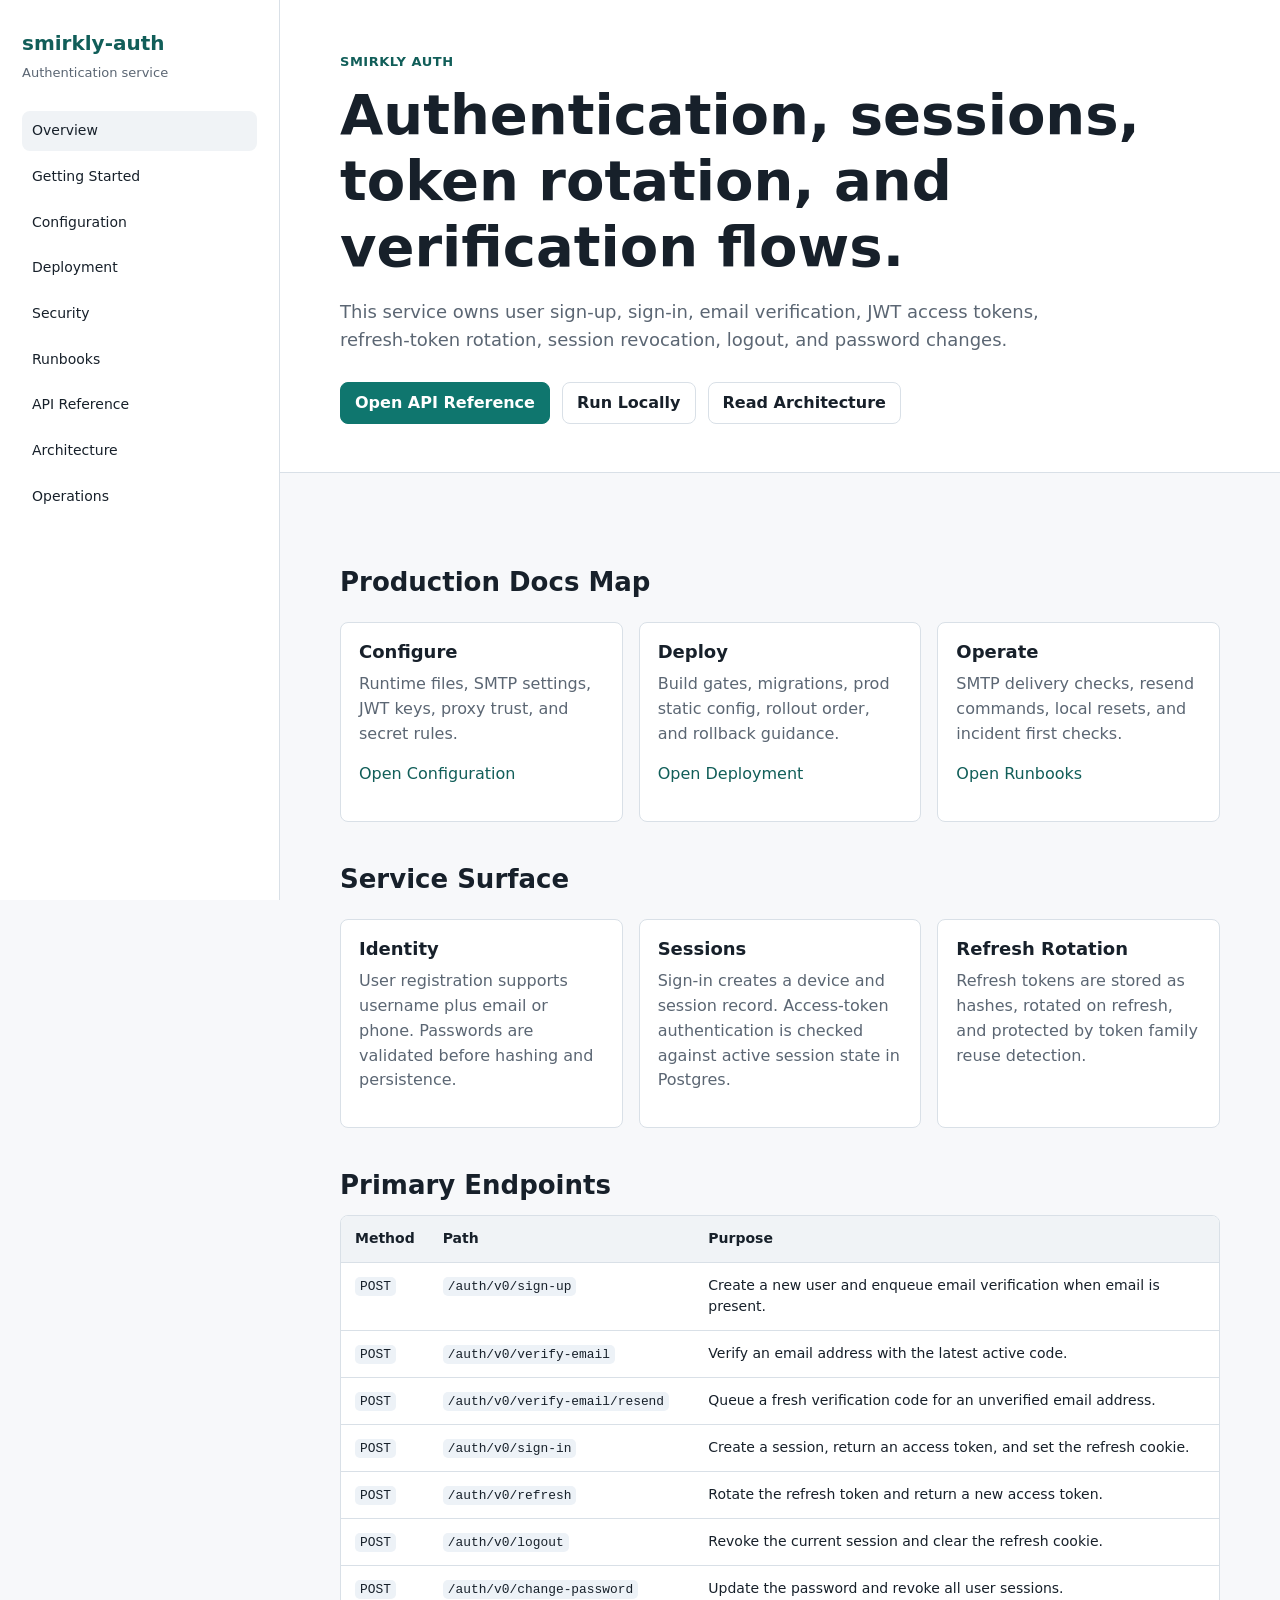
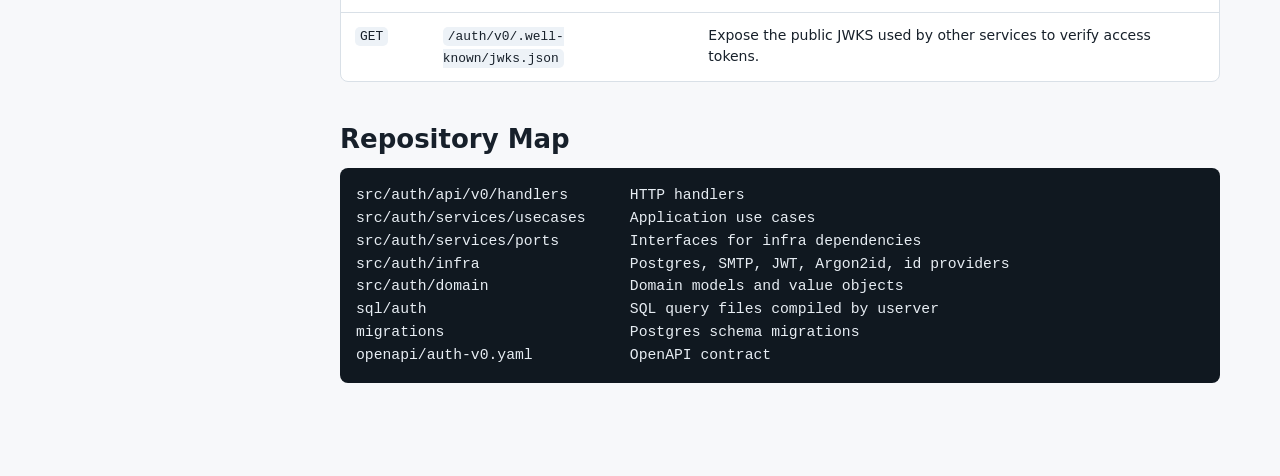
<file: docs/index.html>
<!doctype html>
<html lang="en">
  <head>
    <meta charset="utf-8">
    <meta name="viewport" content="width=device-width, initial-scale=1">
    <title>Smirkly Auth Documentation</title>
    <meta name="description" content="Project documentation for the Smirkly authentication service.">
    <link rel="stylesheet" href="assets/site.css">
  </head>
  <body>
    <div class="shell">
      <aside class="sidebar">
        <a class="brand" href="index.html">
          <span class="brand__name">smirkly-auth</span>
          <span class="brand__meta">Authentication service</span>
        </a>
        <nav class="nav" aria-label="Documentation">
          <a href="index.html" aria-current="page">Overview</a>
          <a href="getting-started.html">Getting Started</a>
          <a href="configuration.html">Configuration</a>
          <a href="deployment.html">Deployment</a>
          <a href="security.html">Security</a>
          <a href="runbooks.html">Runbooks</a>
          <a href="api.html">API Reference</a>
          <a href="architecture.html">Architecture</a>
          <a href="operations.html">Operations</a>
        </nav>
      </aside>

      <main class="main">
        <section class="hero">
          <div class="content">
            <p class="eyebrow">Smirkly Auth</p>
            <h1>Authentication, sessions, token rotation, and verification flows.</h1>
            <p class="lead">
              This service owns user sign-up, sign-in, email verification, JWT access tokens,
              refresh-token rotation, session revocation, logout, and password changes.
            </p>
            <div class="actions">
              <a class="button button--primary" href="api.html">Open API Reference</a>
              <a class="button" href="getting-started.html">Run Locally</a>
              <a class="button" href="architecture.html">Read Architecture</a>
            </div>
          </div>
        </section>

        <div class="content">
          <h2>Production Docs Map</h2>
          <div class="grid">
            <article class="card">
              <h3>Configure</h3>
              <p class="muted">Runtime files, SMTP settings, JWT keys, proxy trust, and secret rules.</p>
              <p><a href="configuration.html">Open Configuration</a></p>
            </article>
            <article class="card">
              <h3>Deploy</h3>
              <p class="muted">Build gates, migrations, prod static config, rollout order, and rollback guidance.</p>
              <p><a href="deployment.html">Open Deployment</a></p>
            </article>
            <article class="card">
              <h3>Operate</h3>
              <p class="muted">SMTP delivery checks, resend commands, local resets, and incident first checks.</p>
              <p><a href="runbooks.html">Open Runbooks</a></p>
            </article>
          </div>

          <h2>Service Surface</h2>
          <div class="grid">
            <article class="card">
              <h3>Identity</h3>
              <p class="muted">
                User registration supports username plus email or phone. Passwords are validated
                before hashing and persistence.
              </p>
            </article>
            <article class="card">
              <h3>Sessions</h3>
              <p class="muted">
                Sign-in creates a device and session record. Access-token authentication is checked
                against active session state in Postgres.
              </p>
            </article>
            <article class="card">
              <h3>Refresh Rotation</h3>
              <p class="muted">
                Refresh tokens are stored as hashes, rotated on refresh, and protected by token
                family reuse detection.
              </p>
            </article>
          </div>

          <h2>Primary Endpoints</h2>
          <div class="table-wrap">
            <table>
              <thead>
                <tr>
                  <th>Method</th>
                  <th>Path</th>
                  <th>Purpose</th>
                </tr>
              </thead>
              <tbody>
                <tr>
                  <td><code>POST</code></td>
                  <td><code>/auth/v0/sign-up</code></td>
                  <td>Create a new user and enqueue email verification when email is present.</td>
                </tr>
                <tr>
                  <td><code>POST</code></td>
                  <td><code>/auth/v0/verify-email</code></td>
                  <td>Verify an email address with the latest active code.</td>
                </tr>
                <tr>
                  <td><code>POST</code></td>
                  <td><code>/auth/v0/verify-email/resend</code></td>
                  <td>Queue a fresh verification code for an unverified email address.</td>
                </tr>
                <tr>
                  <td><code>POST</code></td>
                  <td><code>/auth/v0/sign-in</code></td>
                  <td>Create a session, return an access token, and set the refresh cookie.</td>
                </tr>
                <tr>
                  <td><code>POST</code></td>
                  <td><code>/auth/v0/refresh</code></td>
                  <td>Rotate the refresh token and return a new access token.</td>
                </tr>
                <tr>
                  <td><code>POST</code></td>
                  <td><code>/auth/v0/logout</code></td>
                  <td>Revoke the current session and clear the refresh cookie.</td>
                </tr>
                <tr>
                  <td><code>POST</code></td>
                  <td><code>/auth/v0/change-password</code></td>
                  <td>Update the password and revoke all user sessions.</td>
                </tr>
                <tr>
                  <td><code>GET</code></td>
                  <td><code>/auth/v0/.well-known/jwks.json</code></td>
                  <td>Expose the public JWKS used by other services to verify access tokens.</td>
                </tr>
              </tbody>
            </table>
          </div>

          <h2>Repository Map</h2>
          <pre><code>src/auth/api/v0/handlers       HTTP handlers
src/auth/services/usecases     Application use cases
src/auth/services/ports        Interfaces for infra dependencies
src/auth/infra                 Postgres, SMTP, JWT, Argon2id, id providers
src/auth/domain                Domain models and value objects
sql/auth                       SQL query files compiled by userver
migrations                     Postgres schema migrations
openapi/auth-v0.yaml           OpenAPI contract</code></pre>
        </div>
      </main>
    </div>
  </body>
</html>
</file>
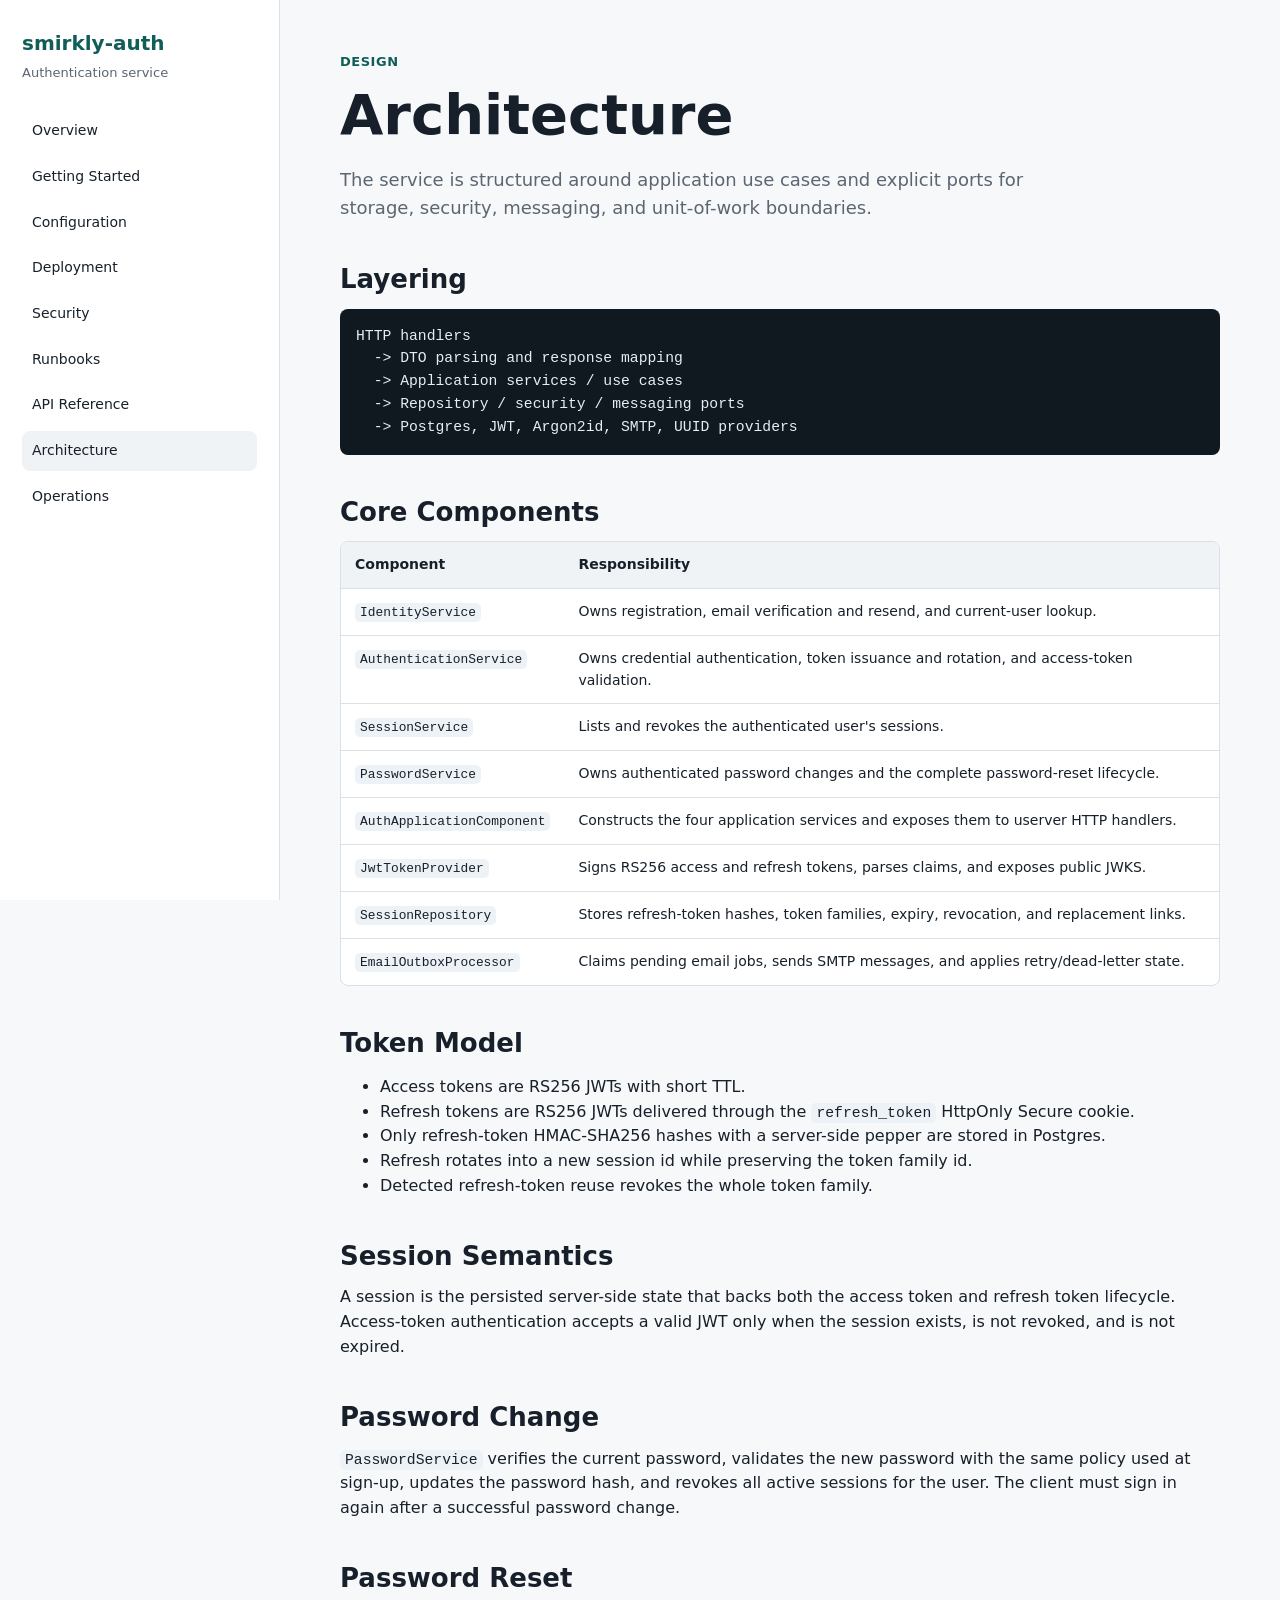
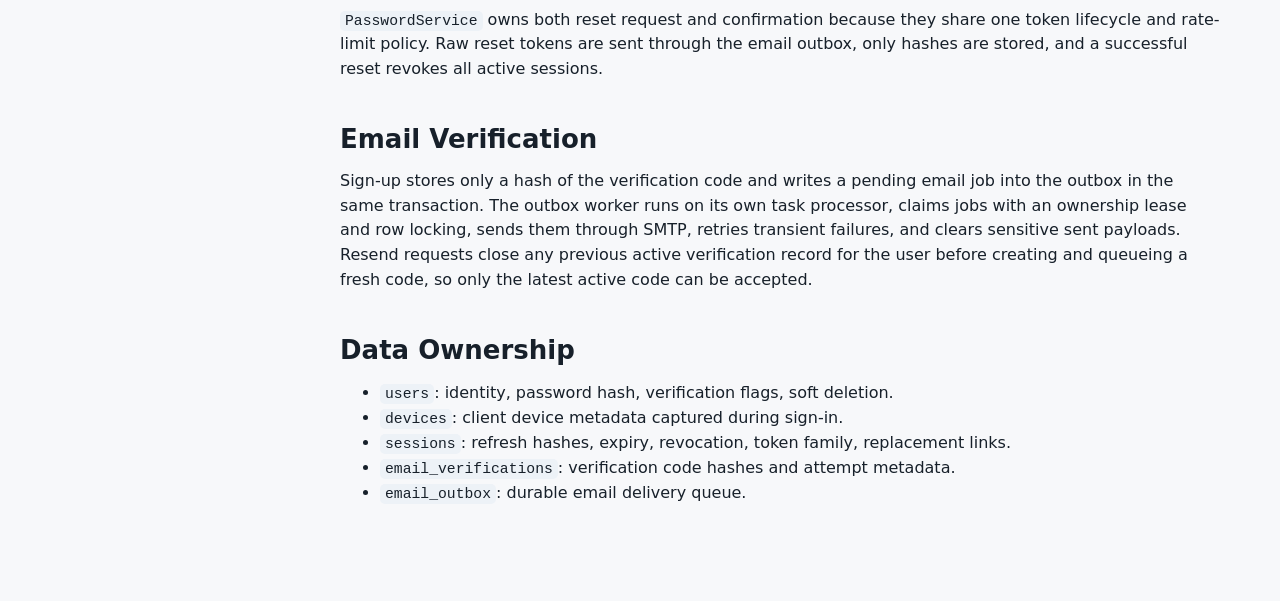
<file: docs/architecture.html>
<!doctype html>
<html lang="en">
  <head>
    <meta charset="utf-8">
    <meta name="viewport" content="width=device-width, initial-scale=1">
    <title>Architecture | Smirkly Auth</title>
    <meta name="description" content="Architecture notes for the Smirkly authentication service.">
    <link rel="stylesheet" href="assets/site.css">
  </head>
  <body>
    <div class="shell">
      <aside class="sidebar">
        <a class="brand" href="index.html">
          <span class="brand__name">smirkly-auth</span>
          <span class="brand__meta">Authentication service</span>
        </a>
        <nav class="nav" aria-label="Documentation">
          <a href="index.html">Overview</a>
          <a href="getting-started.html">Getting Started</a>
          <a href="configuration.html">Configuration</a>
          <a href="deployment.html">Deployment</a>
          <a href="security.html">Security</a>
          <a href="runbooks.html">Runbooks</a>
          <a href="api.html">API Reference</a>
          <a href="architecture.html" aria-current="page">Architecture</a>
          <a href="operations.html">Operations</a>
        </nav>
      </aside>

      <main class="main">
        <div class="content">
          <p class="eyebrow">Design</p>
          <h1>Architecture</h1>
          <p class="lead">
            The service is structured around application use cases and explicit ports for storage,
            security, messaging, and unit-of-work boundaries.
          </p>

          <h2>Layering</h2>
          <pre><code>HTTP handlers
  -> DTO parsing and response mapping
  -> Application services / use cases
  -> Repository / security / messaging ports
  -> Postgres, JWT, Argon2id, SMTP, UUID providers</code></pre>

          <h2>Core Components</h2>
          <div class="table-wrap">
            <table>
              <thead>
                <tr>
                  <th>Component</th>
                  <th>Responsibility</th>
                </tr>
              </thead>
              <tbody>
                <tr>
                  <td><code>IdentityService</code></td>
                  <td>Owns registration, email verification and resend, and current-user lookup.</td>
                </tr>
                <tr>
                  <td><code>AuthenticationService</code></td>
                  <td>Owns credential authentication, token issuance and rotation, and access-token validation.</td>
                </tr>
                <tr>
                  <td><code>SessionService</code></td>
                  <td>Lists and revokes the authenticated user's sessions.</td>
                </tr>
                <tr>
                  <td><code>PasswordService</code></td>
                  <td>Owns authenticated password changes and the complete password-reset lifecycle.</td>
                </tr>
                <tr>
                  <td><code>AuthApplicationComponent</code></td>
                  <td>Constructs the four application services and exposes them to userver HTTP handlers.</td>
                </tr>
                <tr>
                  <td><code>JwtTokenProvider</code></td>
                  <td>Signs RS256 access and refresh tokens, parses claims, and exposes public JWKS.</td>
                </tr>
                <tr>
                  <td><code>SessionRepository</code></td>
                  <td>Stores refresh-token hashes, token families, expiry, revocation, and replacement links.</td>
                </tr>
                <tr>
                  <td><code>EmailOutboxProcessor</code></td>
                  <td>Claims pending email jobs, sends SMTP messages, and applies retry/dead-letter state.</td>
                </tr>
              </tbody>
            </table>
          </div>

          <h2>Token Model</h2>
          <ul>
            <li>Access tokens are RS256 JWTs with short TTL.</li>
            <li>Refresh tokens are RS256 JWTs delivered through the <code>refresh_token</code> HttpOnly Secure cookie.</li>
            <li>Only refresh-token HMAC-SHA256 hashes with a server-side pepper are stored in Postgres.</li>
            <li>Refresh rotates into a new session id while preserving the token family id.</li>
            <li>Detected refresh-token reuse revokes the whole token family.</li>
          </ul>

          <h2>Session Semantics</h2>
          <p>
            A session is the persisted server-side state that backs both the access token and refresh
            token lifecycle. Access-token authentication accepts a valid JWT only when the session
            exists, is not revoked, and is not expired.
          </p>

          <h2>Password Change</h2>
          <p>
            <code>PasswordService</code> verifies the current password, validates the new password with the same
            policy used at sign-up, updates the password hash, and revokes all active sessions for the
            user. The client must sign in again after a successful password change.
          </p>

          <h2>Password Reset</h2>
          <p>
            <code>PasswordService</code> owns both reset request and confirmation because they
            share one token lifecycle and rate-limit policy. Raw reset tokens are sent through the
            email outbox, only hashes are stored, and a successful reset revokes all active sessions.
          </p>

          <h2>Email Verification</h2>
          <p>
            Sign-up stores only a hash of the verification code and writes a pending email job into
            the outbox in the same transaction. The outbox worker runs on its own task processor,
            claims jobs with an ownership lease and row locking, sends them through SMTP, retries transient failures, and
            clears sensitive sent payloads. Resend requests close any previous active verification
            record for the user before creating and queueing a fresh code, so only the latest active
            code can be accepted.
          </p>

          <h2>Data Ownership</h2>
          <ul>
            <li><code>users</code>: identity, password hash, verification flags, soft deletion.</li>
            <li><code>devices</code>: client device metadata captured during sign-in.</li>
            <li><code>sessions</code>: refresh hashes, expiry, revocation, token family, replacement links.</li>
            <li><code>email_verifications</code>: verification code hashes and attempt metadata.</li>
            <li><code>email_outbox</code>: durable email delivery queue.</li>
          </ul>
        </div>
      </main>
    </div>
  </body>
</html>
</file>
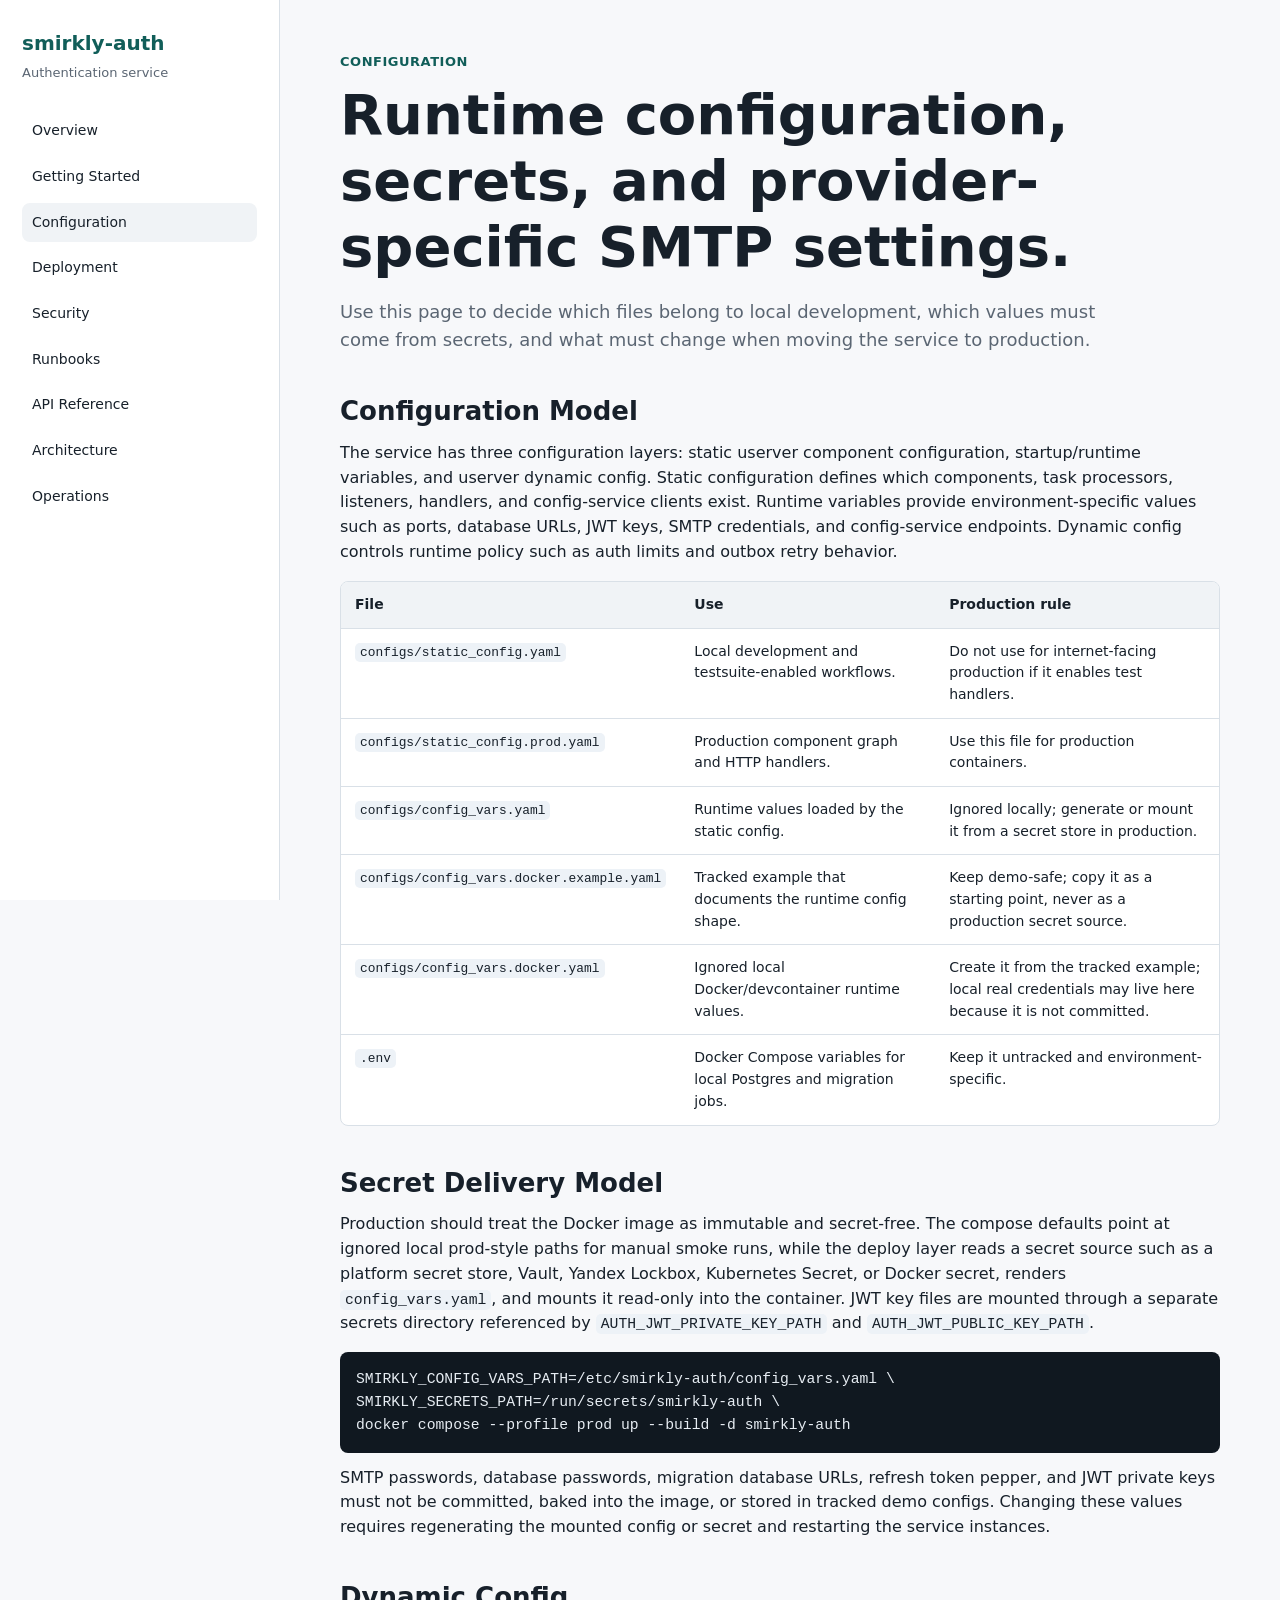
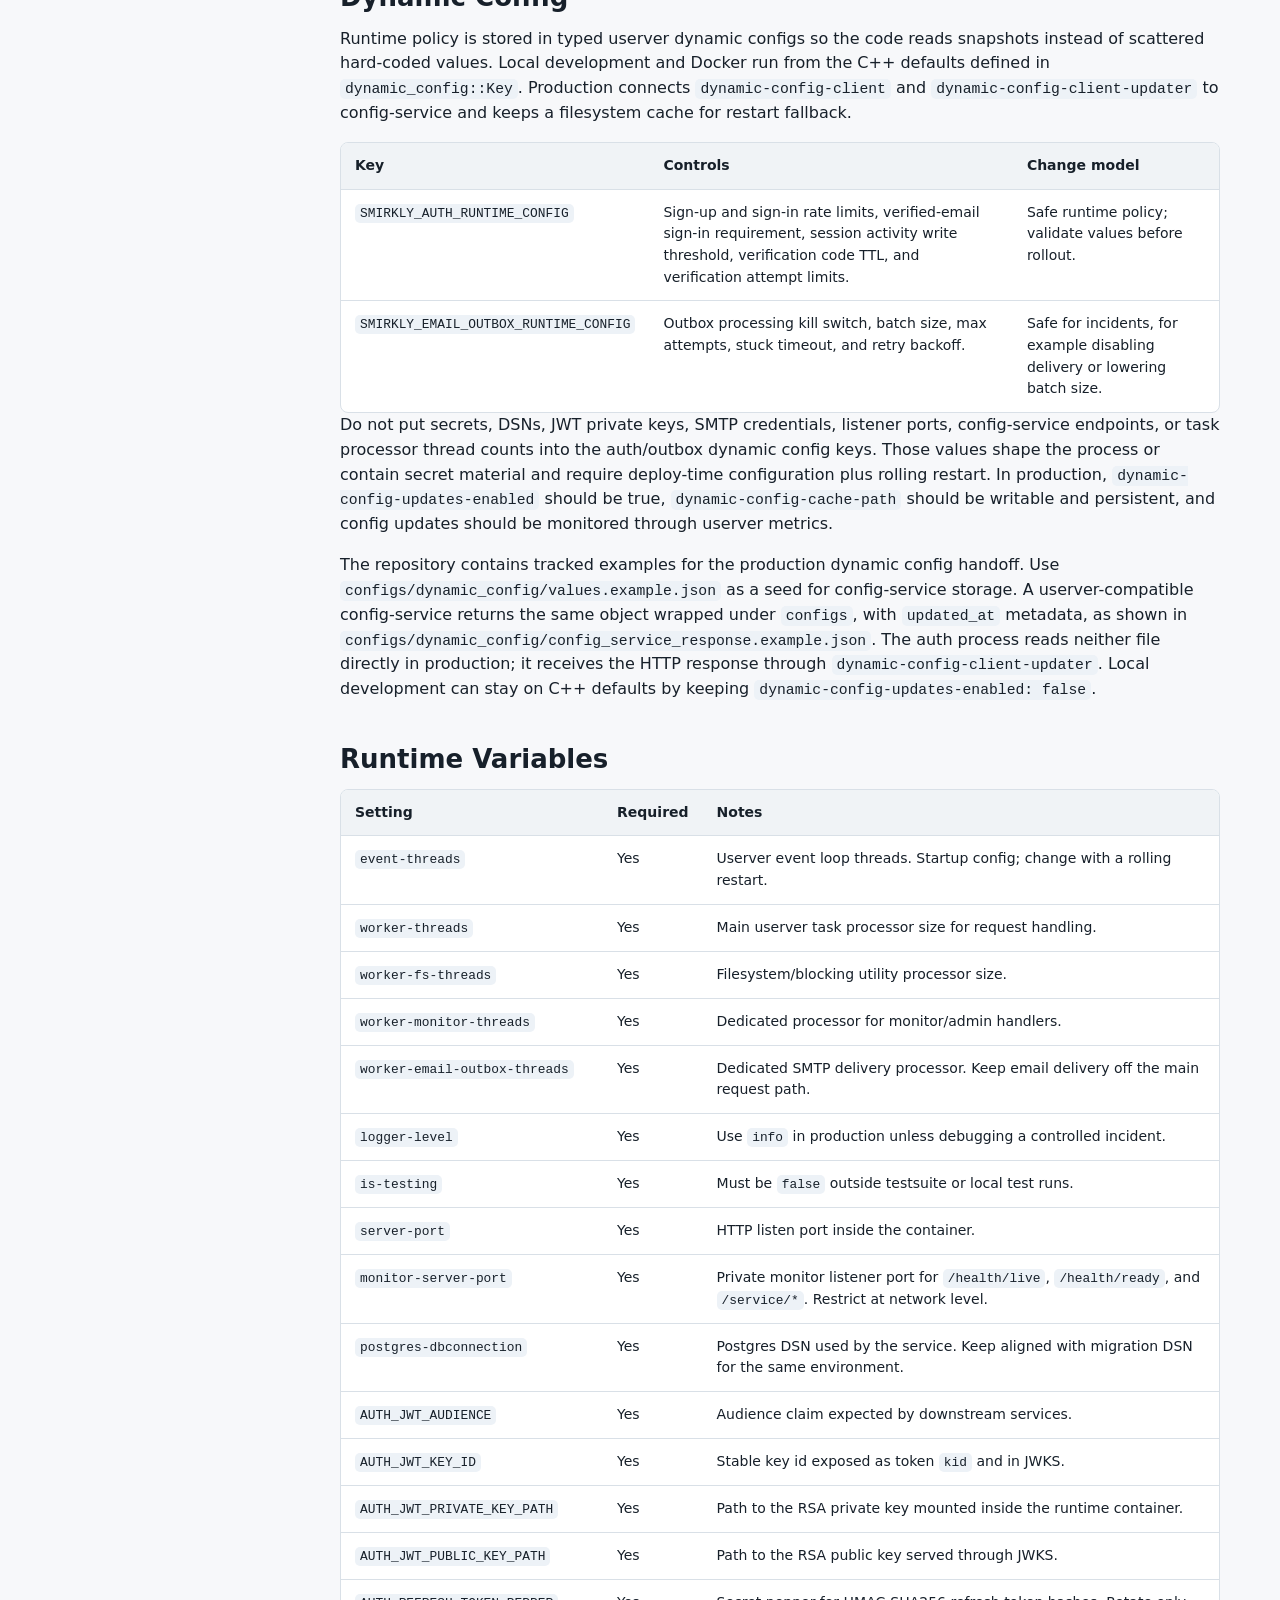
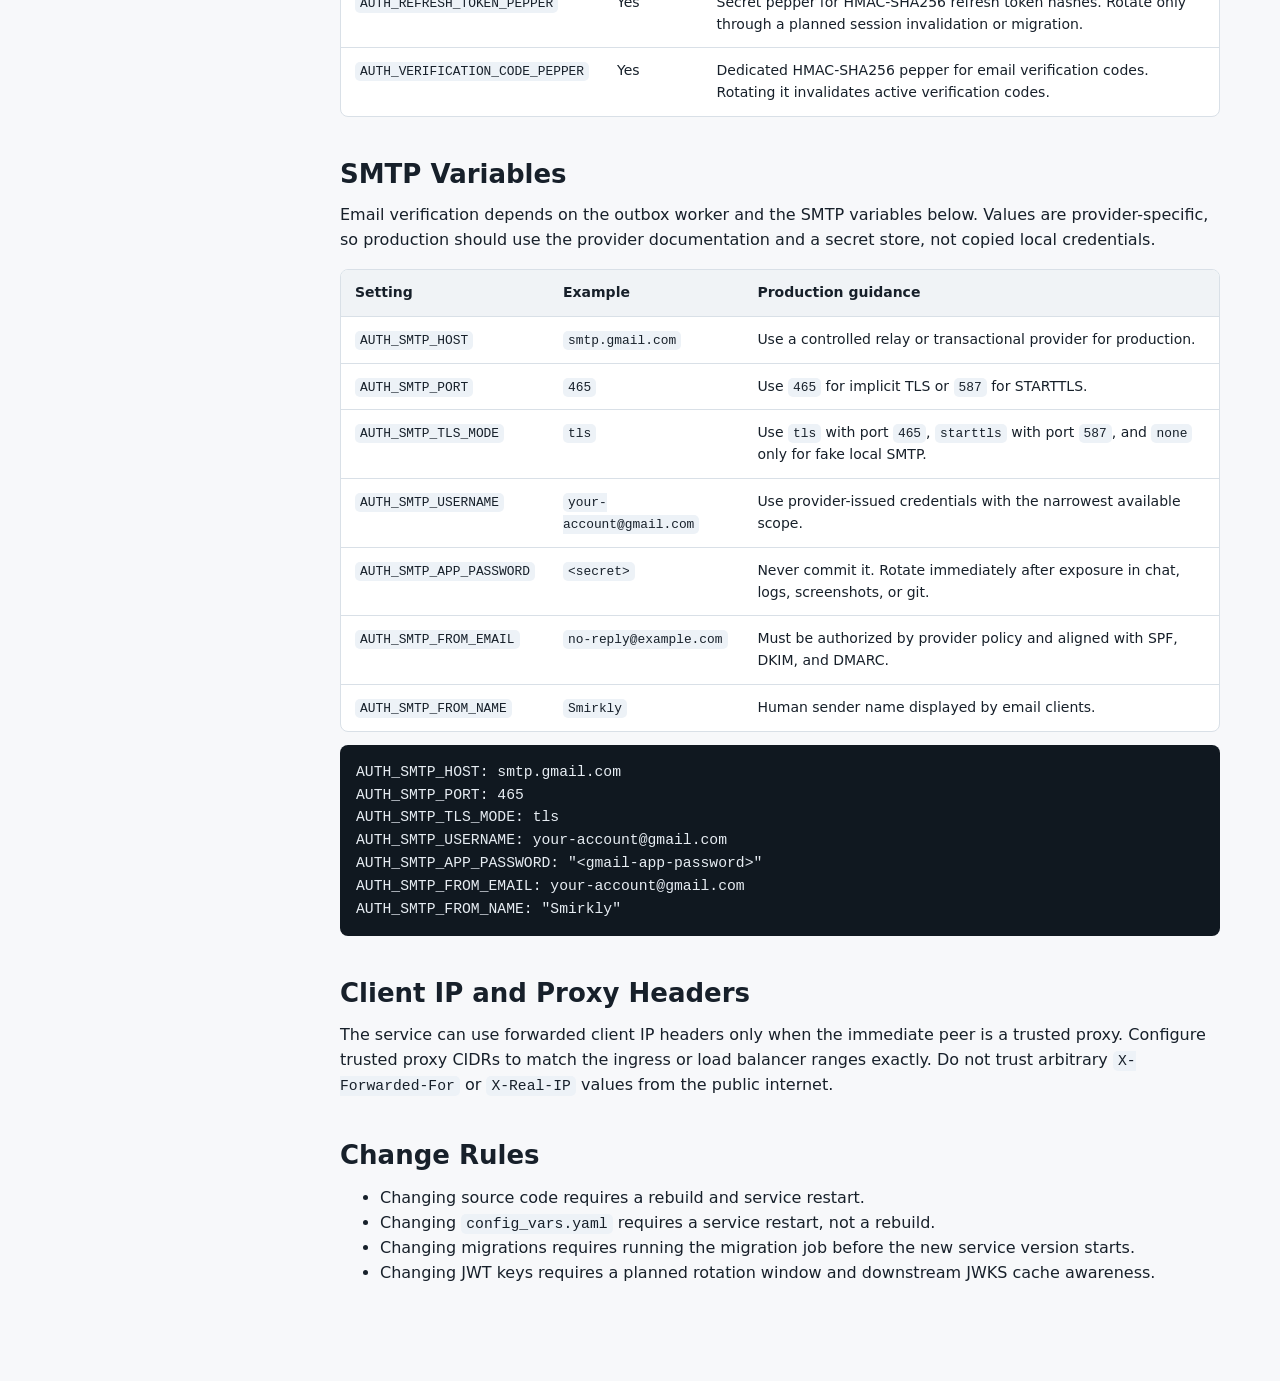
<file: docs/configuration.html>
<!doctype html>
<html lang="en">
  <head>
    <meta charset="utf-8">
    <meta name="viewport" content="width=device-width, initial-scale=1">
    <title>Configuration | Smirkly Auth</title>
    <meta name="description" content="Production runtime configuration reference for smirkly-auth.">
    <link rel="stylesheet" href="assets/site.css">
  </head>
  <body>
    <div class="shell">
      <aside class="sidebar">
        <a class="brand" href="index.html">
          <span class="brand__name">smirkly-auth</span>
          <span class="brand__meta">Authentication service</span>
        </a>
        <nav class="nav" aria-label="Documentation">
          <a href="index.html">Overview</a>
          <a href="getting-started.html">Getting Started</a>
          <a href="configuration.html" aria-current="page">Configuration</a>
          <a href="deployment.html">Deployment</a>
          <a href="security.html">Security</a>
          <a href="runbooks.html">Runbooks</a>
          <a href="api.html">API Reference</a>
          <a href="architecture.html">Architecture</a>
          <a href="operations.html">Operations</a>
        </nav>
      </aside>

      <main class="main">
        <div class="content">
          <p class="eyebrow">Configuration</p>
          <h1>Runtime configuration, secrets, and provider-specific SMTP settings.</h1>
          <p class="lead">
            Use this page to decide which files belong to local development, which values must come from secrets, and what must change when moving the service to production.
          </p>

          <h2>Configuration Model</h2>
          <p>
            The service has three configuration layers: static userver component configuration, startup/runtime
            variables, and userver dynamic config. Static configuration defines which components,
            task processors, listeners, handlers, and config-service clients exist. Runtime variables provide environment-specific values
            such as ports, database URLs, JWT keys, SMTP credentials, and config-service endpoints. Dynamic config controls runtime policy
            such as auth limits and outbox retry behavior.
          </p>
          <div class="table-wrap">
            <table>
              <thead>
                <tr>
                  <th>File</th>
                  <th>Use</th>
                  <th>Production rule</th>
                </tr>
              </thead>
              <tbody>
                <tr>
                  <td><code>configs/static_config.yaml</code></td>
                  <td>Local development and testsuite-enabled workflows.</td>
                  <td>Do not use for internet-facing production if it enables test handlers.</td>
                </tr>
                <tr>
                  <td><code>configs/static_config.prod.yaml</code></td>
                  <td>Production component graph and HTTP handlers.</td>
                  <td>Use this file for production containers.</td>
                </tr>
                <tr>
                  <td><code>configs/config_vars.yaml</code></td>
                  <td>Runtime values loaded by the static config.</td>
                  <td>Ignored locally; generate or mount it from a secret store in production.</td>
                </tr>
                <tr>
                  <td><code>configs/config_vars.docker.example.yaml</code></td>
                  <td>Tracked example that documents the runtime config shape.</td>
                  <td>Keep demo-safe; copy it as a starting point, never as a production secret source.</td>
                </tr>
                <tr>
                  <td><code>configs/config_vars.docker.yaml</code></td>
                  <td>Ignored local Docker/devcontainer runtime values.</td>
                  <td>Create it from the tracked example; local real credentials may live here because it is not committed.</td>
                </tr>
                <tr>
                  <td><code>.env</code></td>
                  <td>Docker Compose variables for local Postgres and migration jobs.</td>
                  <td>Keep it untracked and environment-specific.</td>
                </tr>
              </tbody>
            </table>
          </div>

          <h2>Secret Delivery Model</h2>
          <p>
            Production should treat the Docker image as immutable and secret-free. The compose defaults point at ignored local prod-style paths for manual smoke runs, while the deploy layer reads a secret source
            such as a platform secret store, Vault, Yandex Lockbox, Kubernetes Secret, or Docker secret, renders
            <code>config_vars.yaml</code>, and mounts it read-only into the container. JWT key files are mounted through
            a separate secrets directory referenced by <code>AUTH_JWT_PRIVATE_KEY_PATH</code> and
            <code>AUTH_JWT_PUBLIC_KEY_PATH</code>.
          </p>
          <pre><code>SMIRKLY_CONFIG_VARS_PATH=/etc/smirkly-auth/config_vars.yaml \
SMIRKLY_SECRETS_PATH=/run/secrets/smirkly-auth \
docker compose --profile prod up --build -d smirkly-auth</code></pre>
          <p>
            SMTP passwords, database passwords, migration database URLs, refresh token pepper, and JWT private keys must not be committed, baked into the image,
            or stored in tracked demo configs. Changing these values requires regenerating the mounted config or secret
            and restarting the service instances.
          </p>


          <h2>Dynamic Config</h2>
          <p>
            Runtime policy is stored in typed userver dynamic configs so the code reads snapshots instead of
            scattered hard-coded values. Local development and Docker run from the C++ defaults defined in
            <code>dynamic_config::Key</code>. Production connects <code>dynamic-config-client</code> and
            <code>dynamic-config-client-updater</code> to config-service and keeps a filesystem cache for restart fallback.
          </p>
          <div class="table-wrap">
            <table>
              <thead>
                <tr>
                  <th>Key</th>
                  <th>Controls</th>
                  <th>Change model</th>
                </tr>
              </thead>
              <tbody>
                <tr>
                  <td><code>SMIRKLY_AUTH_RUNTIME_CONFIG</code></td>
                  <td>Sign-up and sign-in rate limits, verified-email sign-in requirement, session activity write threshold, verification code TTL, and verification attempt limits.</td>
                  <td>Safe runtime policy; validate values before rollout.</td>
                </tr>
                <tr>
                  <td><code>SMIRKLY_EMAIL_OUTBOX_RUNTIME_CONFIG</code></td>
                  <td>Outbox processing kill switch, batch size, max attempts, stuck timeout, and retry backoff.</td>
                  <td>Safe for incidents, for example disabling delivery or lowering batch size.</td>
                </tr>
              </tbody>
            </table>
          </div>
          <p>
            Do not put secrets, DSNs, JWT private keys, SMTP credentials, listener ports, config-service endpoints, or task processor thread
            counts into the auth/outbox dynamic config keys. Those values shape the process or contain secret material and require deploy-time
            configuration plus rolling restart. In production, <code>dynamic-config-updates-enabled</code> should be true,
            <code>dynamic-config-cache-path</code> should be writable and persistent, and config updates should be monitored through userver metrics.
          </p>
          <p>
            The repository contains tracked examples for the production dynamic config handoff. Use
            <code>configs/dynamic_config/values.example.json</code> as a seed for config-service storage. A userver-compatible
            config-service returns the same object wrapped under <code>configs</code>, with <code>updated_at</code> metadata, as shown in
            <code>configs/dynamic_config/config_service_response.example.json</code>. The auth process reads neither file directly in
            production; it receives the HTTP response through <code>dynamic-config-client-updater</code>. Local development can stay on
            C++ defaults by keeping <code>dynamic-config-updates-enabled: false</code>.
          </p>

          <h2>Runtime Variables</h2>
          <div class="table-wrap">
            <table>
              <thead>
                <tr>
                  <th>Setting</th>
                  <th>Required</th>
                  <th>Notes</th>
                </tr>
              </thead>
              <tbody>

                <tr>
                  <td><code>event-threads</code></td>
                  <td>Yes</td>
                  <td>Userver event loop threads. Startup config; change with a rolling restart.</td>
                </tr>
                <tr>
                  <td><code>worker-threads</code></td>
                  <td>Yes</td>
                  <td>Main userver task processor size for request handling.</td>
                </tr>
                <tr>
                  <td><code>worker-fs-threads</code></td>
                  <td>Yes</td>
                  <td>Filesystem/blocking utility processor size.</td>
                </tr>
                <tr>
                  <td><code>worker-monitor-threads</code></td>
                  <td>Yes</td>
                  <td>Dedicated processor for monitor/admin handlers.</td>
                </tr>
                <tr>
                  <td><code>worker-email-outbox-threads</code></td>
                  <td>Yes</td>
                  <td>Dedicated SMTP delivery processor. Keep email delivery off the main request path.</td>
                </tr>
                <tr>
                  <td><code>logger-level</code></td>
                  <td>Yes</td>
                  <td>Use <code>info</code> in production unless debugging a controlled incident.</td>
                </tr>
                <tr>
                  <td><code>is-testing</code></td>
                  <td>Yes</td>
                  <td>Must be <code>false</code> outside testsuite or local test runs.</td>
                </tr>
                <tr>
                  <td><code>server-port</code></td>
                  <td>Yes</td>
                  <td>HTTP listen port inside the container.</td>
                </tr>
                <tr>
                  <td><code>monitor-server-port</code></td>
                  <td>Yes</td>
                  <td>Private monitor listener port for <code>/health/live</code>, <code>/health/ready</code>, and <code>/service/*</code>. Restrict at network level.</td>
                </tr>
                <tr>
                  <td><code>postgres-dbconnection</code></td>
                  <td>Yes</td>
                  <td>Postgres DSN used by the service. Keep aligned with migration DSN for the same environment.</td>
                </tr>
                <tr>
                  <td><code>AUTH_JWT_AUDIENCE</code></td>
                  <td>Yes</td>
                  <td>Audience claim expected by downstream services.</td>
                </tr>
                <tr>
                  <td><code>AUTH_JWT_KEY_ID</code></td>
                  <td>Yes</td>
                  <td>Stable key id exposed as token <code>kid</code> and in JWKS.</td>
                </tr>
                <tr>
                  <td><code>AUTH_JWT_PRIVATE_KEY_PATH</code></td>
                  <td>Yes</td>
                  <td>Path to the RSA private key mounted inside the runtime container.</td>
                </tr>
                <tr>
                  <td><code>AUTH_JWT_PUBLIC_KEY_PATH</code></td>
                  <td>Yes</td>
                  <td>Path to the RSA public key served through JWKS.</td>
                </tr>
                <tr>
                  <td><code>AUTH_REFRESH_TOKEN_PEPPER</code></td>
                  <td>Yes</td>
                  <td>Secret pepper for HMAC-SHA256 refresh token hashes. Rotate only through a planned session invalidation or migration.</td>
                </tr>
                <tr>
                  <td><code>AUTH_VERIFICATION_CODE_PEPPER</code></td>
                  <td>Yes</td>
                  <td>Dedicated HMAC-SHA256 pepper for email verification codes. Rotating it invalidates active verification codes.</td>
                </tr>
              </tbody>
            </table>
          </div>

          <h2>SMTP Variables</h2>
          <p>
            Email verification depends on the outbox worker and the SMTP variables below. Values are provider-specific,
            so production should use the provider documentation and a secret store, not copied local credentials.
          </p>
          <div class="table-wrap">
            <table>
              <thead>
                <tr>
                  <th>Setting</th>
                  <th>Example</th>
                  <th>Production guidance</th>
                </tr>
              </thead>
              <tbody>
                <tr>
                  <td><code>AUTH_SMTP_HOST</code></td>
                  <td><code>smtp.gmail.com</code></td>
                  <td>Use a controlled relay or transactional provider for production.</td>
                </tr>
                <tr>
                  <td><code>AUTH_SMTP_PORT</code></td>
                  <td><code>465</code></td>
                  <td>Use <code>465</code> for implicit TLS or <code>587</code> for STARTTLS.</td>
                </tr>
                <tr>
                  <td><code>AUTH_SMTP_TLS_MODE</code></td>
                  <td><code>tls</code></td>
                  <td>Use <code>tls</code> with port <code>465</code>, <code>starttls</code> with port <code>587</code>, and <code>none</code> only for fake local SMTP.</td>
                </tr>
                <tr>
                  <td><code>AUTH_SMTP_USERNAME</code></td>
                  <td><code>your-account@gmail.com</code></td>
                  <td>Use provider-issued credentials with the narrowest available scope.</td>
                </tr>
                <tr>
                  <td><code>AUTH_SMTP_APP_PASSWORD</code></td>
                  <td><code>&lt;secret&gt;</code></td>
                  <td>Never commit it. Rotate immediately after exposure in chat, logs, screenshots, or git.</td>
                </tr>
                <tr>
                  <td><code>AUTH_SMTP_FROM_EMAIL</code></td>
                  <td><code>no-reply@example.com</code></td>
                  <td>Must be authorized by provider policy and aligned with SPF, DKIM, and DMARC.</td>
                </tr>
                <tr>
                  <td><code>AUTH_SMTP_FROM_NAME</code></td>
                  <td><code>Smirkly</code></td>
                  <td>Human sender name displayed by email clients.</td>
                </tr>
              </tbody>
            </table>
          </div>
          <pre><code>AUTH_SMTP_HOST: smtp.gmail.com
AUTH_SMTP_PORT: 465
AUTH_SMTP_TLS_MODE: tls
AUTH_SMTP_USERNAME: your-account@gmail.com
AUTH_SMTP_APP_PASSWORD: "&lt;gmail-app-password&gt;"
AUTH_SMTP_FROM_EMAIL: your-account@gmail.com
AUTH_SMTP_FROM_NAME: "Smirkly"</code></pre>

          <h2>Client IP and Proxy Headers</h2>
          <p>
            The service can use forwarded client IP headers only when the immediate peer is a trusted proxy.
            Configure trusted proxy CIDRs to match the ingress or load balancer ranges exactly. Do not trust
            arbitrary <code>X-Forwarded-For</code> or <code>X-Real-IP</code> values from the public internet.
          </p>

          <h2>Change Rules</h2>
          <ul>
            <li>Changing source code requires a rebuild and service restart.</li>
            <li>Changing <code>config_vars.yaml</code> requires a service restart, not a rebuild.</li>
            <li>Changing migrations requires running the migration job before the new service version starts.</li>
            <li>Changing JWT keys requires a planned rotation window and downstream JWKS cache awareness.</li>
          </ul>

        </div>
      </main>
    </div>
  </body>
</html>
</file>
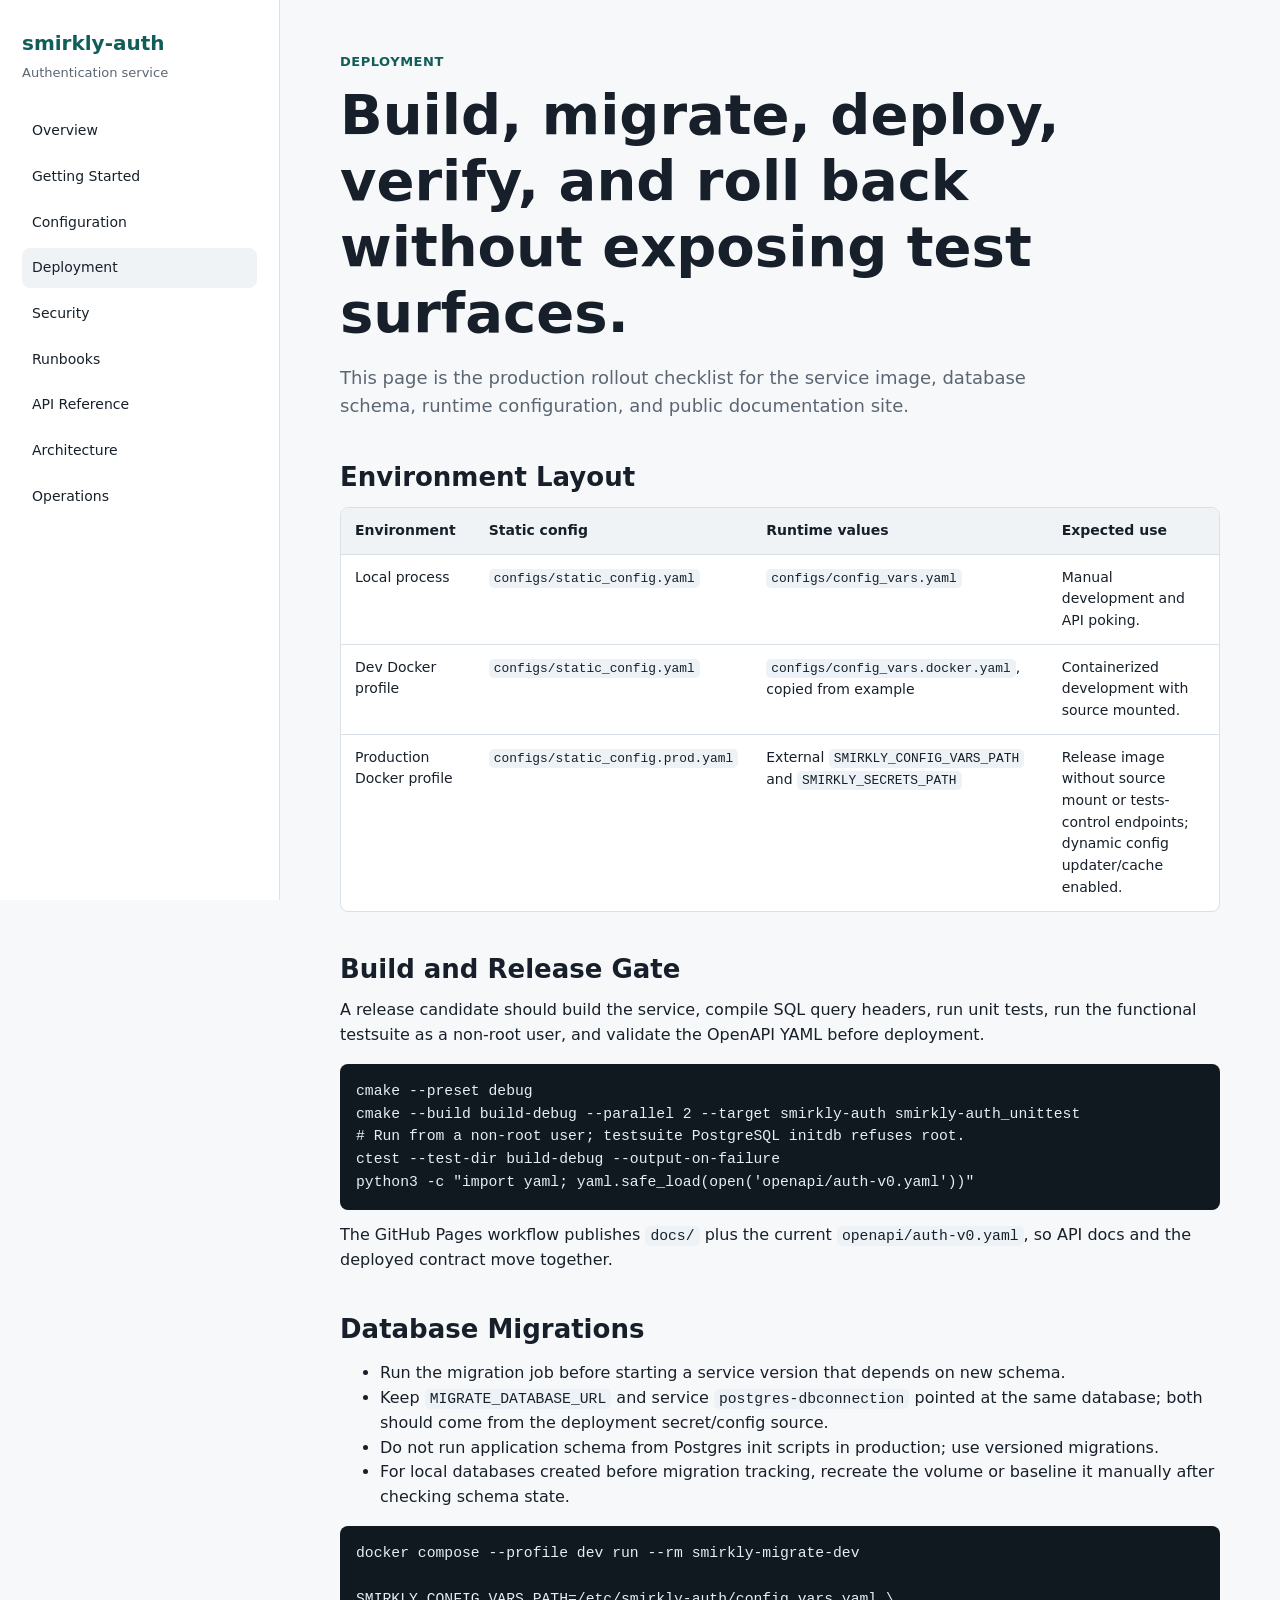
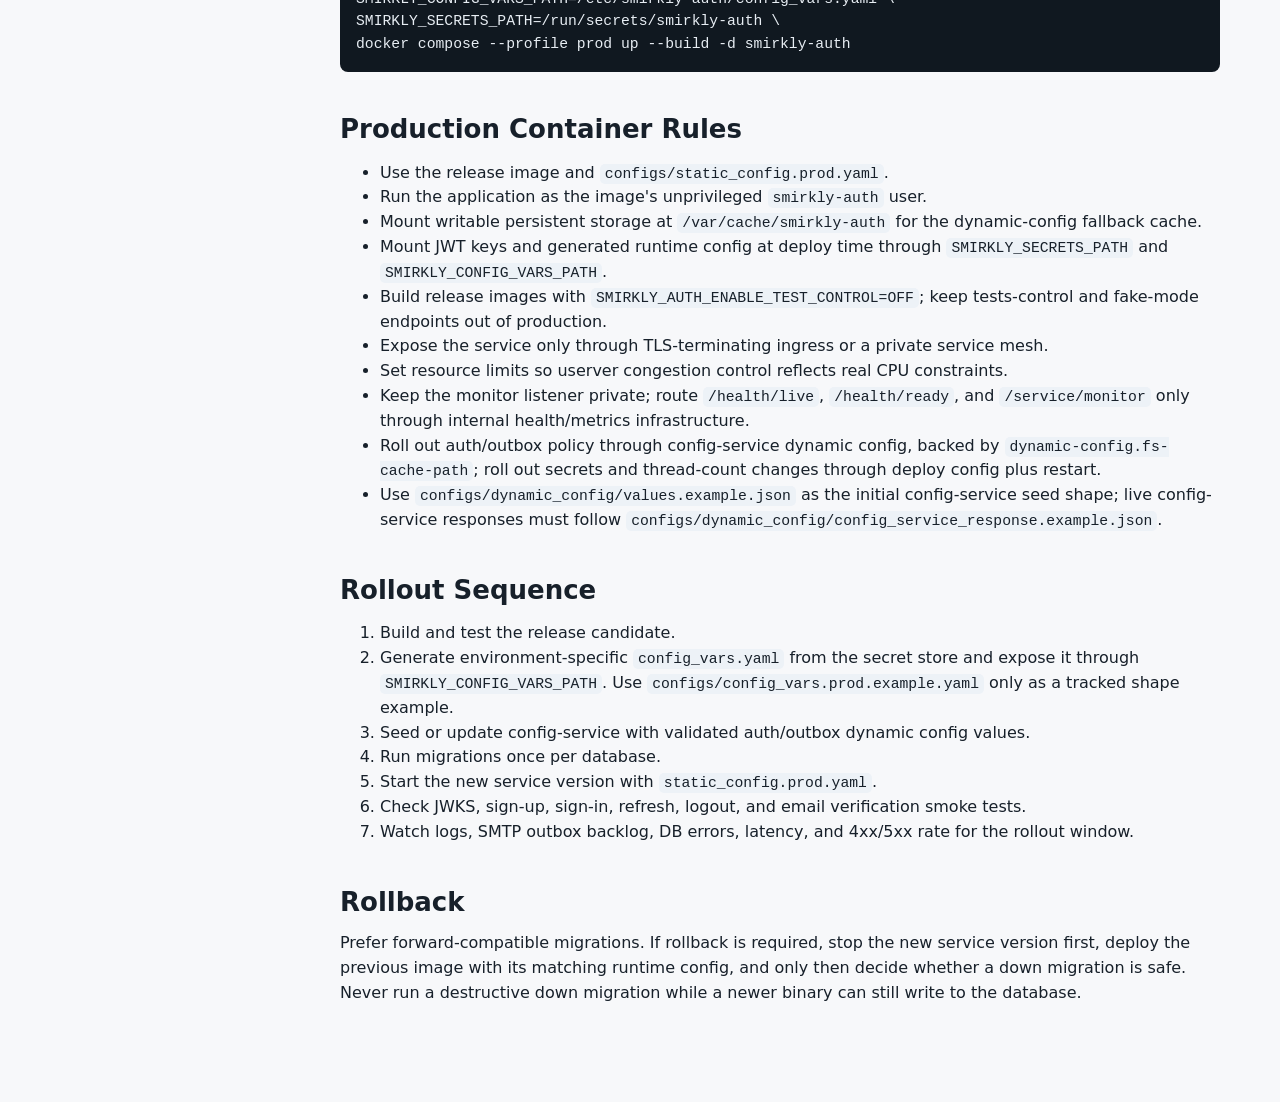
<file: docs/deployment.html>
<!doctype html>
<html lang="en">
  <head>
    <meta charset="utf-8">
    <meta name="viewport" content="width=device-width, initial-scale=1">
    <title>Deployment | Smirkly Auth</title>
    <meta name="description" content="Production deployment workflow for smirkly-auth.">
    <link rel="stylesheet" href="assets/site.css">
  </head>
  <body>
    <div class="shell">
      <aside class="sidebar">
        <a class="brand" href="index.html">
          <span class="brand__name">smirkly-auth</span>
          <span class="brand__meta">Authentication service</span>
        </a>
        <nav class="nav" aria-label="Documentation">
          <a href="index.html">Overview</a>
          <a href="getting-started.html">Getting Started</a>
          <a href="configuration.html">Configuration</a>
          <a href="deployment.html" aria-current="page">Deployment</a>
          <a href="security.html">Security</a>
          <a href="runbooks.html">Runbooks</a>
          <a href="api.html">API Reference</a>
          <a href="architecture.html">Architecture</a>
          <a href="operations.html">Operations</a>
        </nav>
      </aside>

      <main class="main">
        <div class="content">
          <p class="eyebrow">Deployment</p>
          <h1>Build, migrate, deploy, verify, and roll back without exposing test surfaces.</h1>
          <p class="lead">
            This page is the production rollout checklist for the service image, database schema, runtime configuration, and public documentation site.
          </p>

          <h2>Environment Layout</h2>
          <div class="table-wrap">
            <table>
              <thead>
                <tr>
                  <th>Environment</th>
                  <th>Static config</th>
                  <th>Runtime values</th>
                  <th>Expected use</th>
                </tr>
              </thead>
              <tbody>
                <tr>
                  <td>Local process</td>
                  <td><code>configs/static_config.yaml</code></td>
                  <td><code>configs/config_vars.yaml</code></td>
                  <td>Manual development and API poking.</td>
                </tr>
                <tr>
                  <td>Dev Docker profile</td>
                  <td><code>configs/static_config.yaml</code></td>
                  <td><code>configs/config_vars.docker.yaml</code>, copied from example</td>
                  <td>Containerized development with source mounted.</td>
                </tr>
                <tr>
                  <td>Production Docker profile</td>
                  <td><code>configs/static_config.prod.yaml</code></td>
                  <td>External <code>SMIRKLY_CONFIG_VARS_PATH</code> and <code>SMIRKLY_SECRETS_PATH</code></td>
                  <td>Release image without source mount or tests-control endpoints; dynamic config updater/cache enabled.</td>
                </tr>
              </tbody>
            </table>
          </div>

          <h2>Build and Release Gate</h2>
          <p>
            A release candidate should build the service, compile SQL query headers, run unit tests, run the functional
            testsuite as a non-root user, and validate the OpenAPI YAML before deployment.
          </p>
          <pre><code>cmake --preset debug
cmake --build build-debug --parallel 2 --target smirkly-auth smirkly-auth_unittest
# Run from a non-root user; testsuite PostgreSQL initdb refuses root.
ctest --test-dir build-debug --output-on-failure
python3 -c "import yaml; yaml.safe_load(open('openapi/auth-v0.yaml'))"</code></pre>
          <p>
            The GitHub Pages workflow publishes <code>docs/</code> plus the current <code>openapi/auth-v0.yaml</code>, so API
            docs and the deployed contract move together.
          </p>

          <h2>Database Migrations</h2>
          <ul>
            <li>Run the migration job before starting a service version that depends on new schema.</li>
            <li>Keep <code>MIGRATE_DATABASE_URL</code> and service <code>postgres-dbconnection</code> pointed at the same database; both should come from the deployment secret/config source.</li>
            <li>Do not run application schema from Postgres init scripts in production; use versioned migrations.</li>
            <li>For local databases created before migration tracking, recreate the volume or baseline it manually after checking schema state.</li>
          </ul>
          <pre><code>docker compose --profile dev run --rm smirkly-migrate-dev

SMIRKLY_CONFIG_VARS_PATH=/etc/smirkly-auth/config_vars.yaml \
SMIRKLY_SECRETS_PATH=/run/secrets/smirkly-auth \
docker compose --profile prod up --build -d smirkly-auth</code></pre>

          <h2>Production Container Rules</h2>
          <ul>
            <li>Use the release image and <code>configs/static_config.prod.yaml</code>.</li>
            <li>Run the application as the image's unprivileged <code>smirkly-auth</code> user.</li>
            <li>Mount writable persistent storage at <code>/var/cache/smirkly-auth</code> for the dynamic-config fallback cache.</li>
            <li>Mount JWT keys and generated runtime config at deploy time through <code>SMIRKLY_SECRETS_PATH</code> and <code>SMIRKLY_CONFIG_VARS_PATH</code>.</li>
            <li>Build release images with <code>SMIRKLY_AUTH_ENABLE_TEST_CONTROL=OFF</code>; keep tests-control and fake-mode endpoints out of production.</li>
            <li>Expose the service only through TLS-terminating ingress or a private service mesh.</li>
            <li>Set resource limits so userver congestion control reflects real CPU constraints.</li>
            <li>Keep the monitor listener private; route <code>/health/live</code>, <code>/health/ready</code>, and <code>/service/monitor</code> only through internal health/metrics infrastructure.</li>
            <li>Roll out auth/outbox policy through config-service dynamic config, backed by <code>dynamic-config.fs-cache-path</code>; roll out secrets and thread-count changes through deploy config plus restart.</li>
            <li>Use <code>configs/dynamic_config/values.example.json</code> as the initial config-service seed shape; live config-service responses must follow <code>configs/dynamic_config/config_service_response.example.json</code>.</li>
          </ul>

          <h2>Rollout Sequence</h2>
          <ol>
            <li>Build and test the release candidate.</li>
            <li>Generate environment-specific <code>config_vars.yaml</code> from the secret store and expose it through <code>SMIRKLY_CONFIG_VARS_PATH</code>. Use <code>configs/config_vars.prod.example.yaml</code> only as a tracked shape example.</li>
            <li>Seed or update config-service with validated auth/outbox dynamic config values.</li>
            <li>Run migrations once per database.</li>
            <li>Start the new service version with <code>static_config.prod.yaml</code>.</li>
            <li>Check JWKS, sign-up, sign-in, refresh, logout, and email verification smoke tests.</li>
            <li>Watch logs, SMTP outbox backlog, DB errors, latency, and 4xx/5xx rate for the rollout window.</li>
          </ol>

          <h2>Rollback</h2>
          <p>
            Prefer forward-compatible migrations. If rollback is required, stop the new service version first, deploy the
            previous image with its matching runtime config, and only then decide whether a down migration is safe. Never
            run a destructive down migration while a newer binary can still write to the database.
          </p>

        </div>
      </main>
    </div>
  </body>
</html>
</file>
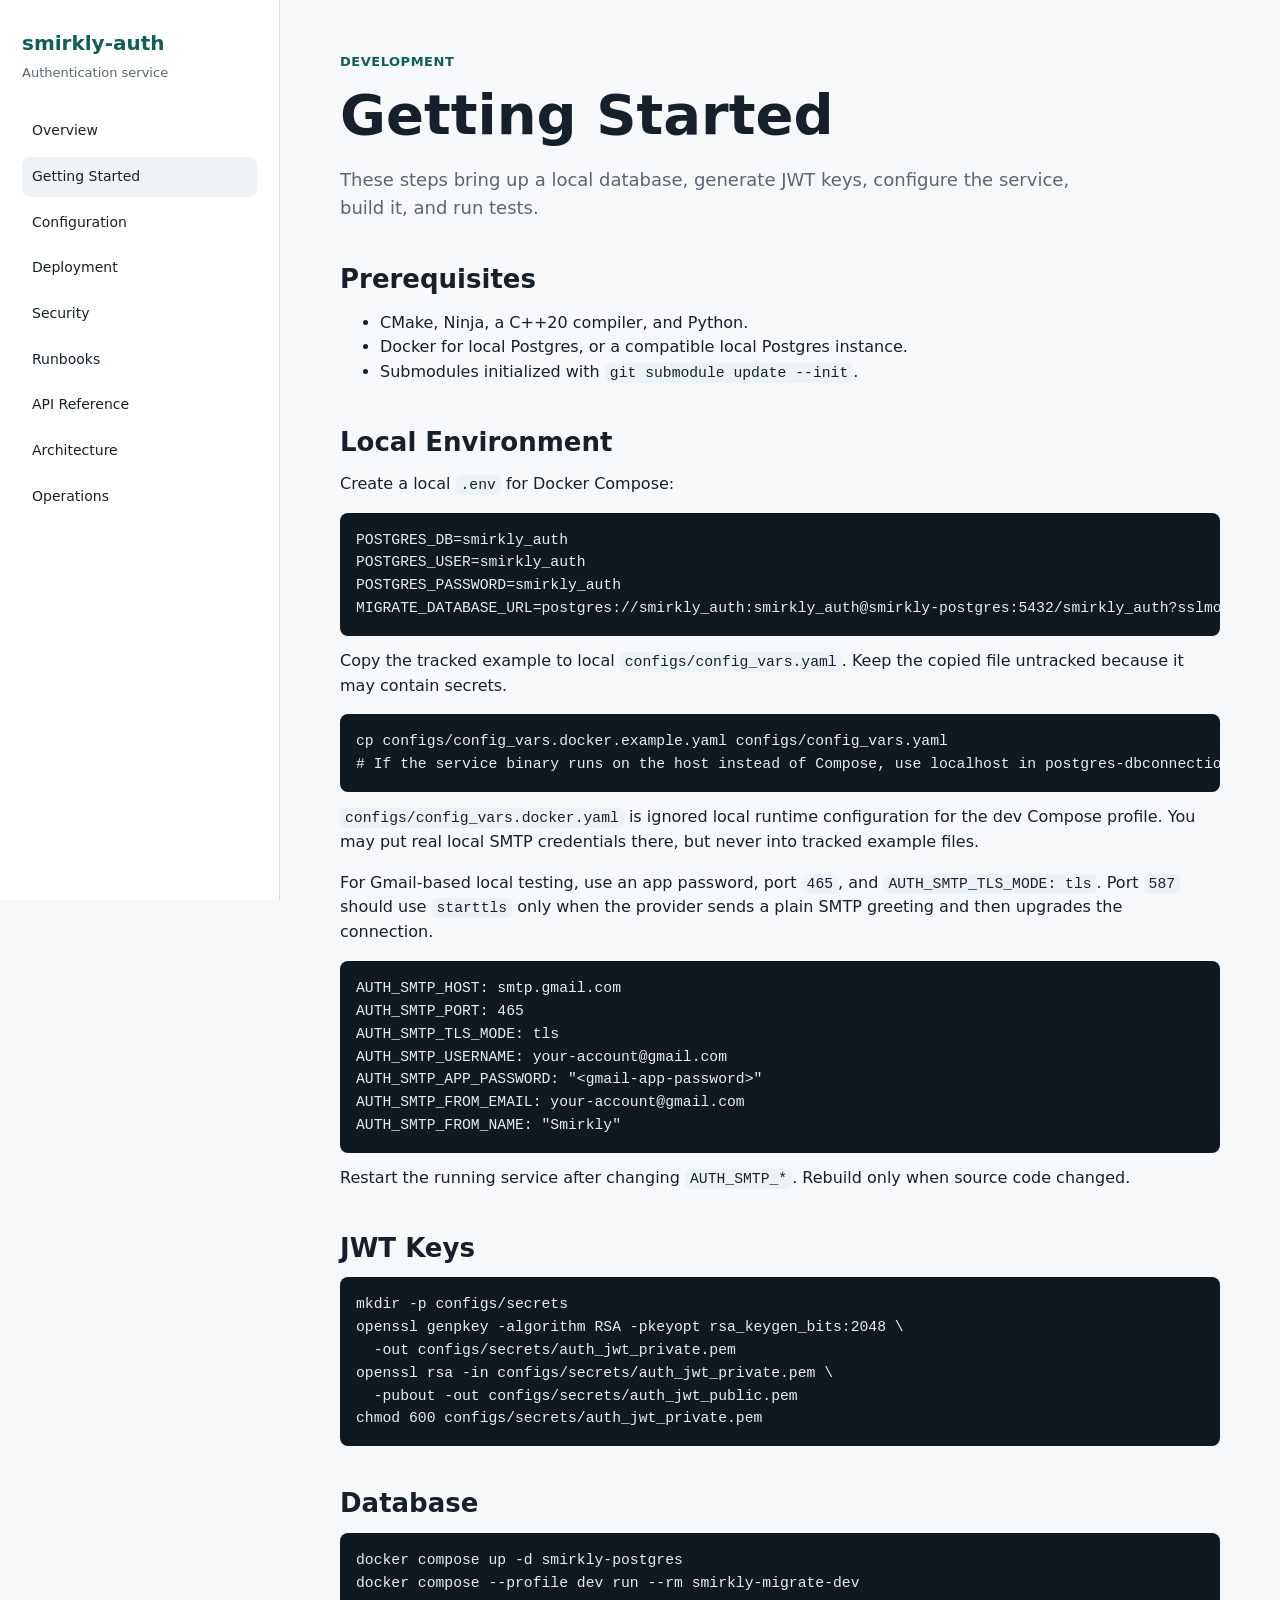
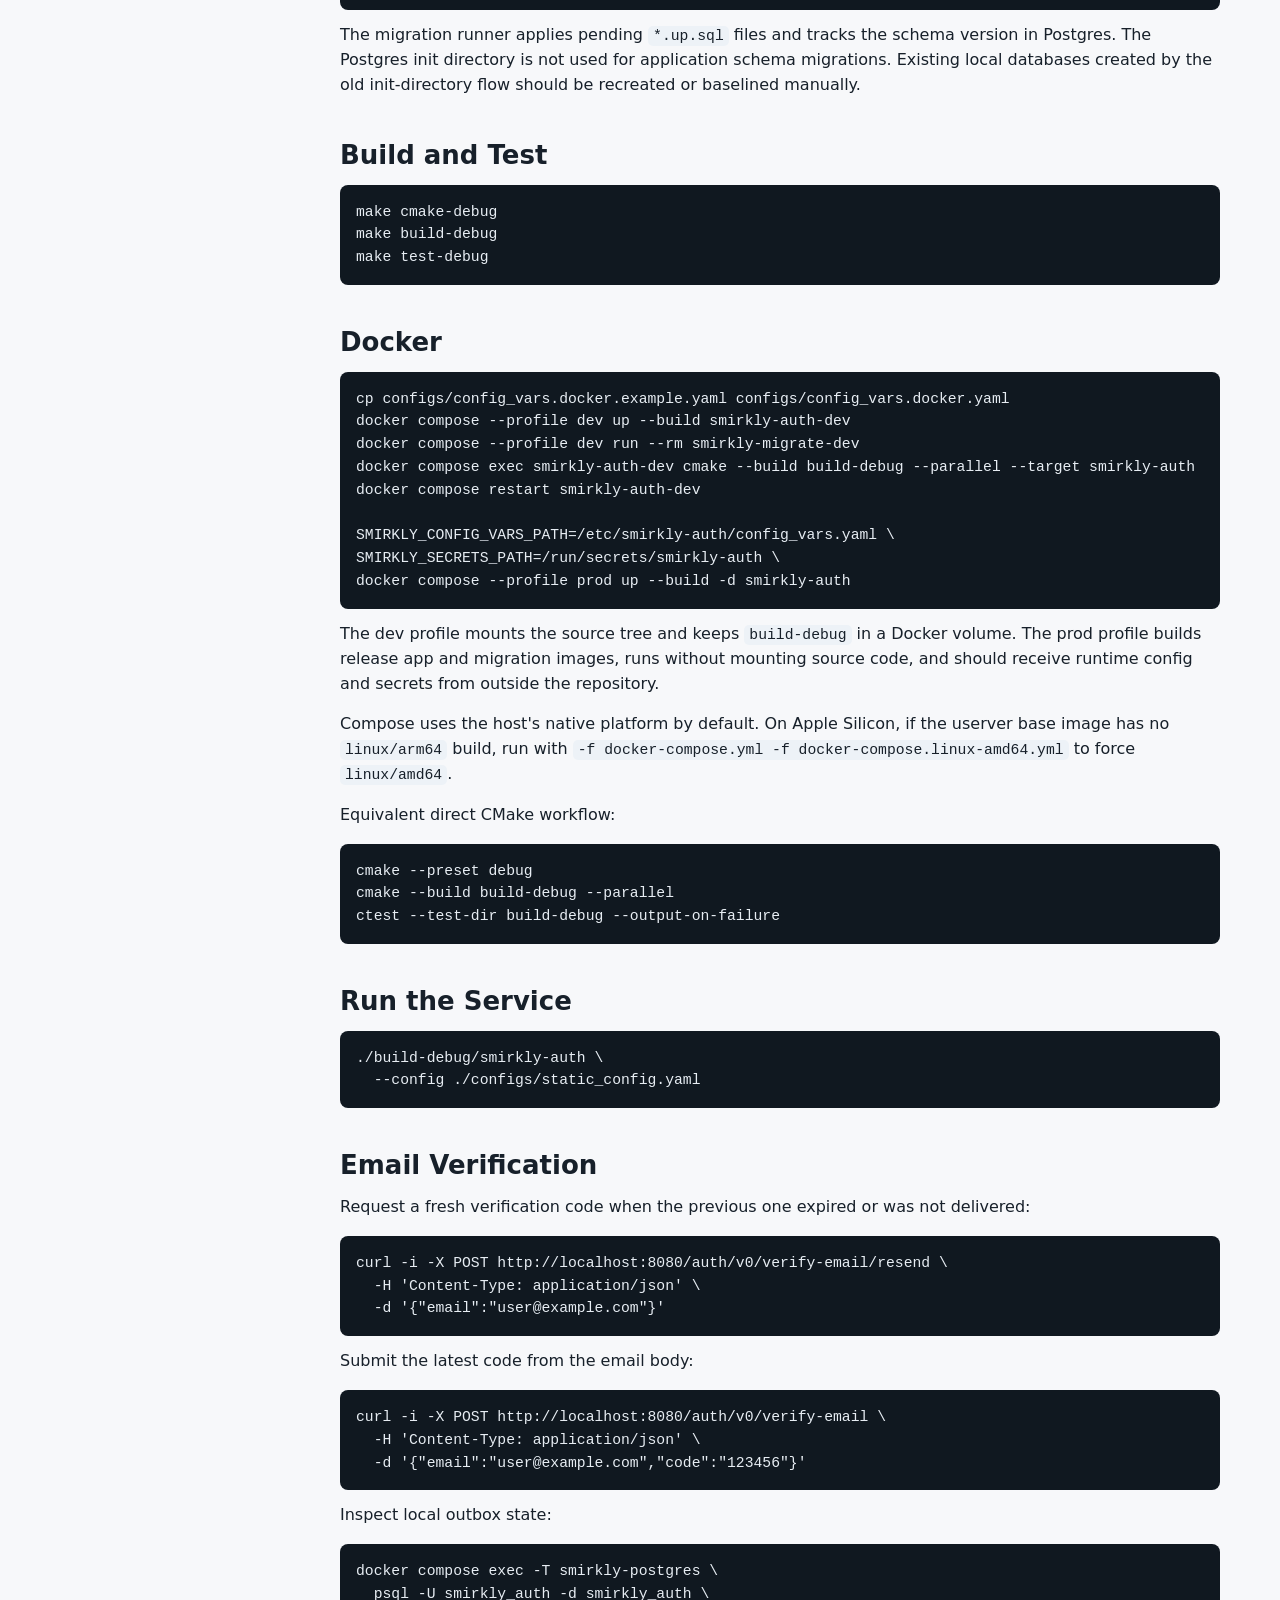
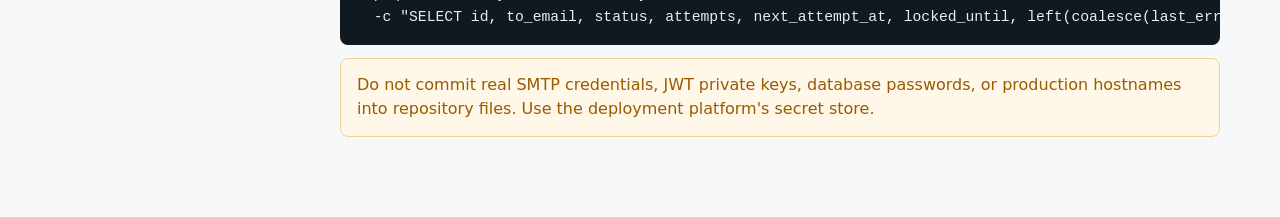
<file: docs/getting-started.html>
<!doctype html>
<html lang="en">
  <head>
    <meta charset="utf-8">
    <meta name="viewport" content="width=device-width, initial-scale=1">
    <title>Getting Started | Smirkly Auth</title>
    <meta name="description" content="Local setup and development workflow for smirkly-auth.">
    <link rel="stylesheet" href="assets/site.css">
  </head>
  <body>
    <div class="shell">
      <aside class="sidebar">
        <a class="brand" href="index.html">
          <span class="brand__name">smirkly-auth</span>
          <span class="brand__meta">Authentication service</span>
        </a>
        <nav class="nav" aria-label="Documentation">
          <a href="index.html">Overview</a>
          <a href="getting-started.html" aria-current="page">Getting Started</a>
          <a href="configuration.html">Configuration</a>
          <a href="deployment.html">Deployment</a>
          <a href="security.html">Security</a>
          <a href="runbooks.html">Runbooks</a>
          <a href="api.html">API Reference</a>
          <a href="architecture.html">Architecture</a>
          <a href="operations.html">Operations</a>
        </nav>
      </aside>

      <main class="main">
        <div class="content">
          <p class="eyebrow">Development</p>
          <h1>Getting Started</h1>
          <p class="lead">
            These steps bring up a local database, generate JWT keys, configure the service,
            build it, and run tests.
          </p>

          <h2>Prerequisites</h2>
          <ul>
            <li>CMake, Ninja, a C++20 compiler, and Python.</li>
            <li>Docker for local Postgres, or a compatible local Postgres instance.</li>
            <li>Submodules initialized with <code>git submodule update --init</code>.</li>
          </ul>

          <h2>Local Environment</h2>
          <p>Create a local <code>.env</code> for Docker Compose:</p>
          <pre><code>POSTGRES_DB=smirkly_auth
POSTGRES_USER=smirkly_auth
POSTGRES_PASSWORD=smirkly_auth
MIGRATE_DATABASE_URL=postgres://smirkly_auth:smirkly_auth@smirkly-postgres:5432/smirkly_auth?sslmode=disable</code></pre>

          <p>Copy the tracked example to local <code>configs/config_vars.yaml</code>. Keep the copied file untracked because it may contain secrets.</p>
          <pre><code>cp configs/config_vars.docker.example.yaml configs/config_vars.yaml
# If the service binary runs on the host instead of Compose, use localhost in postgres-dbconnection.</code></pre>
          <p>
            <code>configs/config_vars.docker.yaml</code> is ignored local runtime configuration for the dev Compose profile.
            You may put real local SMTP credentials there, but never into tracked example files.
          </p>
          <p>
            For Gmail-based local testing, use an app password, port <code>465</code>, and
            <code>AUTH_SMTP_TLS_MODE: tls</code>. Port <code>587</code> should use
            <code>starttls</code> only when the provider sends a plain SMTP greeting and then
            upgrades the connection.
          </p>
          <pre><code>AUTH_SMTP_HOST: smtp.gmail.com
AUTH_SMTP_PORT: 465
AUTH_SMTP_TLS_MODE: tls
AUTH_SMTP_USERNAME: your-account@gmail.com
AUTH_SMTP_APP_PASSWORD: "&lt;gmail-app-password&gt;"
AUTH_SMTP_FROM_EMAIL: your-account@gmail.com
AUTH_SMTP_FROM_NAME: "Smirkly"</code></pre>
          <p>
            Restart the running service after changing <code>AUTH_SMTP_*</code>. Rebuild only when
            source code changed.
          </p>

          <h2>JWT Keys</h2>
          <pre><code>mkdir -p configs/secrets
openssl genpkey -algorithm RSA -pkeyopt rsa_keygen_bits:2048 \
  -out configs/secrets/auth_jwt_private.pem
openssl rsa -in configs/secrets/auth_jwt_private.pem \
  -pubout -out configs/secrets/auth_jwt_public.pem
chmod 600 configs/secrets/auth_jwt_private.pem</code></pre>

          <h2>Database</h2>
          <pre><code>docker compose up -d smirkly-postgres
docker compose --profile dev run --rm smirkly-migrate-dev</code></pre>
          <p>
            The migration runner applies pending <code>*.up.sql</code> files and tracks the schema version in Postgres.
            The Postgres init directory is not used for application schema migrations.
            Existing local databases created by the old init-directory flow should be recreated or baselined manually.
          </p>

          <h2>Build and Test</h2>
          <pre><code>make cmake-debug
make build-debug
make test-debug</code></pre>

          <h2>Docker</h2>
          <pre><code>cp configs/config_vars.docker.example.yaml configs/config_vars.docker.yaml
docker compose --profile dev up --build smirkly-auth-dev
docker compose --profile dev run --rm smirkly-migrate-dev
docker compose exec smirkly-auth-dev cmake --build build-debug --parallel --target smirkly-auth
docker compose restart smirkly-auth-dev

SMIRKLY_CONFIG_VARS_PATH=/etc/smirkly-auth/config_vars.yaml \
SMIRKLY_SECRETS_PATH=/run/secrets/smirkly-auth \
docker compose --profile prod up --build -d smirkly-auth</code></pre>
          <p>
            The dev profile mounts the source tree and keeps <code>build-debug</code> in a Docker volume.
            The prod profile builds release app and migration images, runs without mounting source code, and should receive runtime config and secrets from outside the repository.
          </p>
          <p>
            Compose uses the host's native platform by default. On Apple Silicon, if the userver base image has no
            <code>linux/arm64</code> build, run with
            <code>-f docker-compose.yml -f docker-compose.linux-amd64.yml</code> to force <code>linux/amd64</code>.
          </p>

          <p>Equivalent direct CMake workflow:</p>
          <pre><code>cmake --preset debug
cmake --build build-debug --parallel
ctest --test-dir build-debug --output-on-failure</code></pre>

          <h2>Run the Service</h2>
          <pre><code>./build-debug/smirkly-auth \
  --config ./configs/static_config.yaml</code></pre>

          <h2>Email Verification</h2>
          <p>Request a fresh verification code when the previous one expired or was not delivered:</p>
          <pre><code>curl -i -X POST http://localhost:8080/auth/v0/verify-email/resend \
  -H 'Content-Type: application/json' \
  -d '{"email":"user@example.com"}'</code></pre>
          <p>Submit the latest code from the email body:</p>
          <pre><code>curl -i -X POST http://localhost:8080/auth/v0/verify-email \
  -H 'Content-Type: application/json' \
  -d '{"email":"user@example.com","code":"123456"}'</code></pre>
          <p>Inspect local outbox state:</p>
          <pre><code>docker compose exec -T smirkly-postgres \
  psql -U smirkly_auth -d smirkly_auth \
  -c "SELECT id, to_email, status, attempts, next_attempt_at, locked_until, left(coalesce(last_error, ''), 300) AS last_error, created_at, updated_at FROM email_outbox ORDER BY created_at DESC LIMIT 10;"</code></pre>

          <div class="callout">
            Do not commit real SMTP credentials, JWT private keys, database passwords, or production
            hostnames into repository files. Use the deployment platform's secret store.
          </div>
        </div>
      </main>
    </div>
  </body>
</html>
</file>
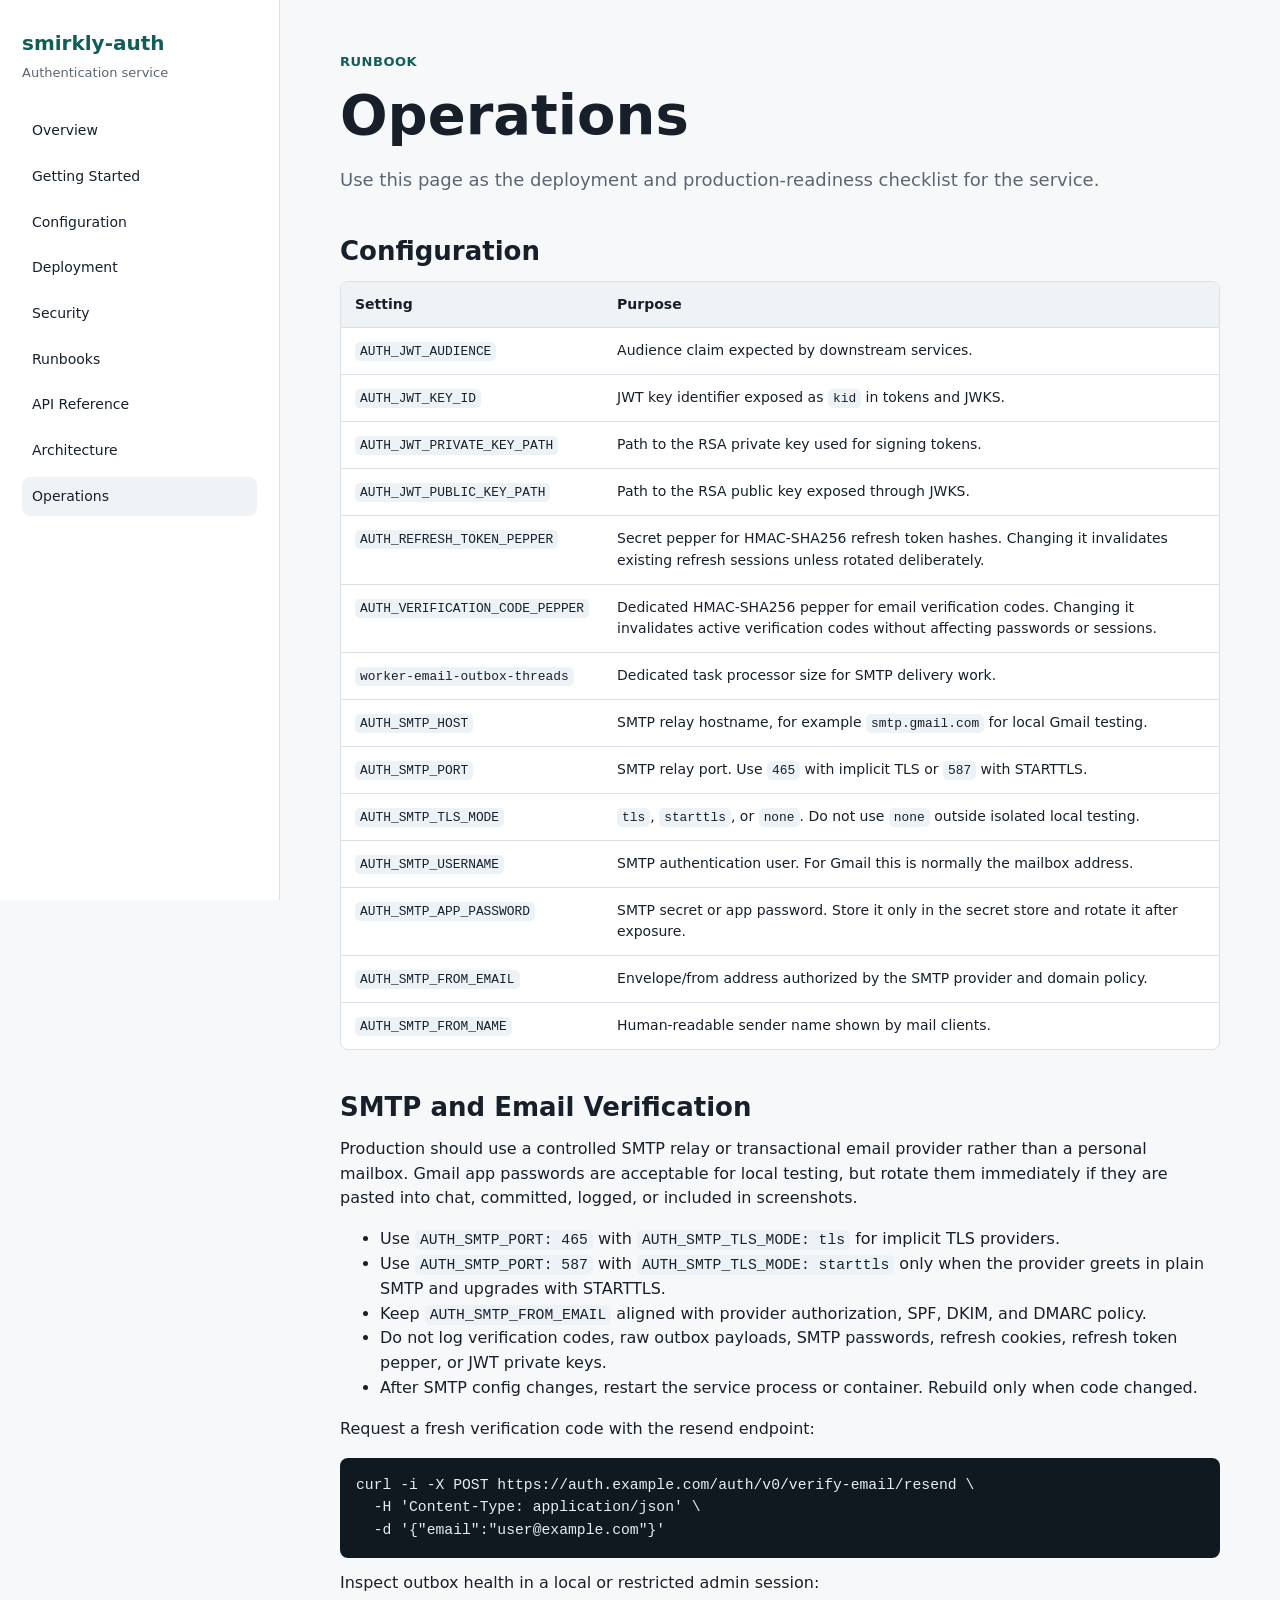
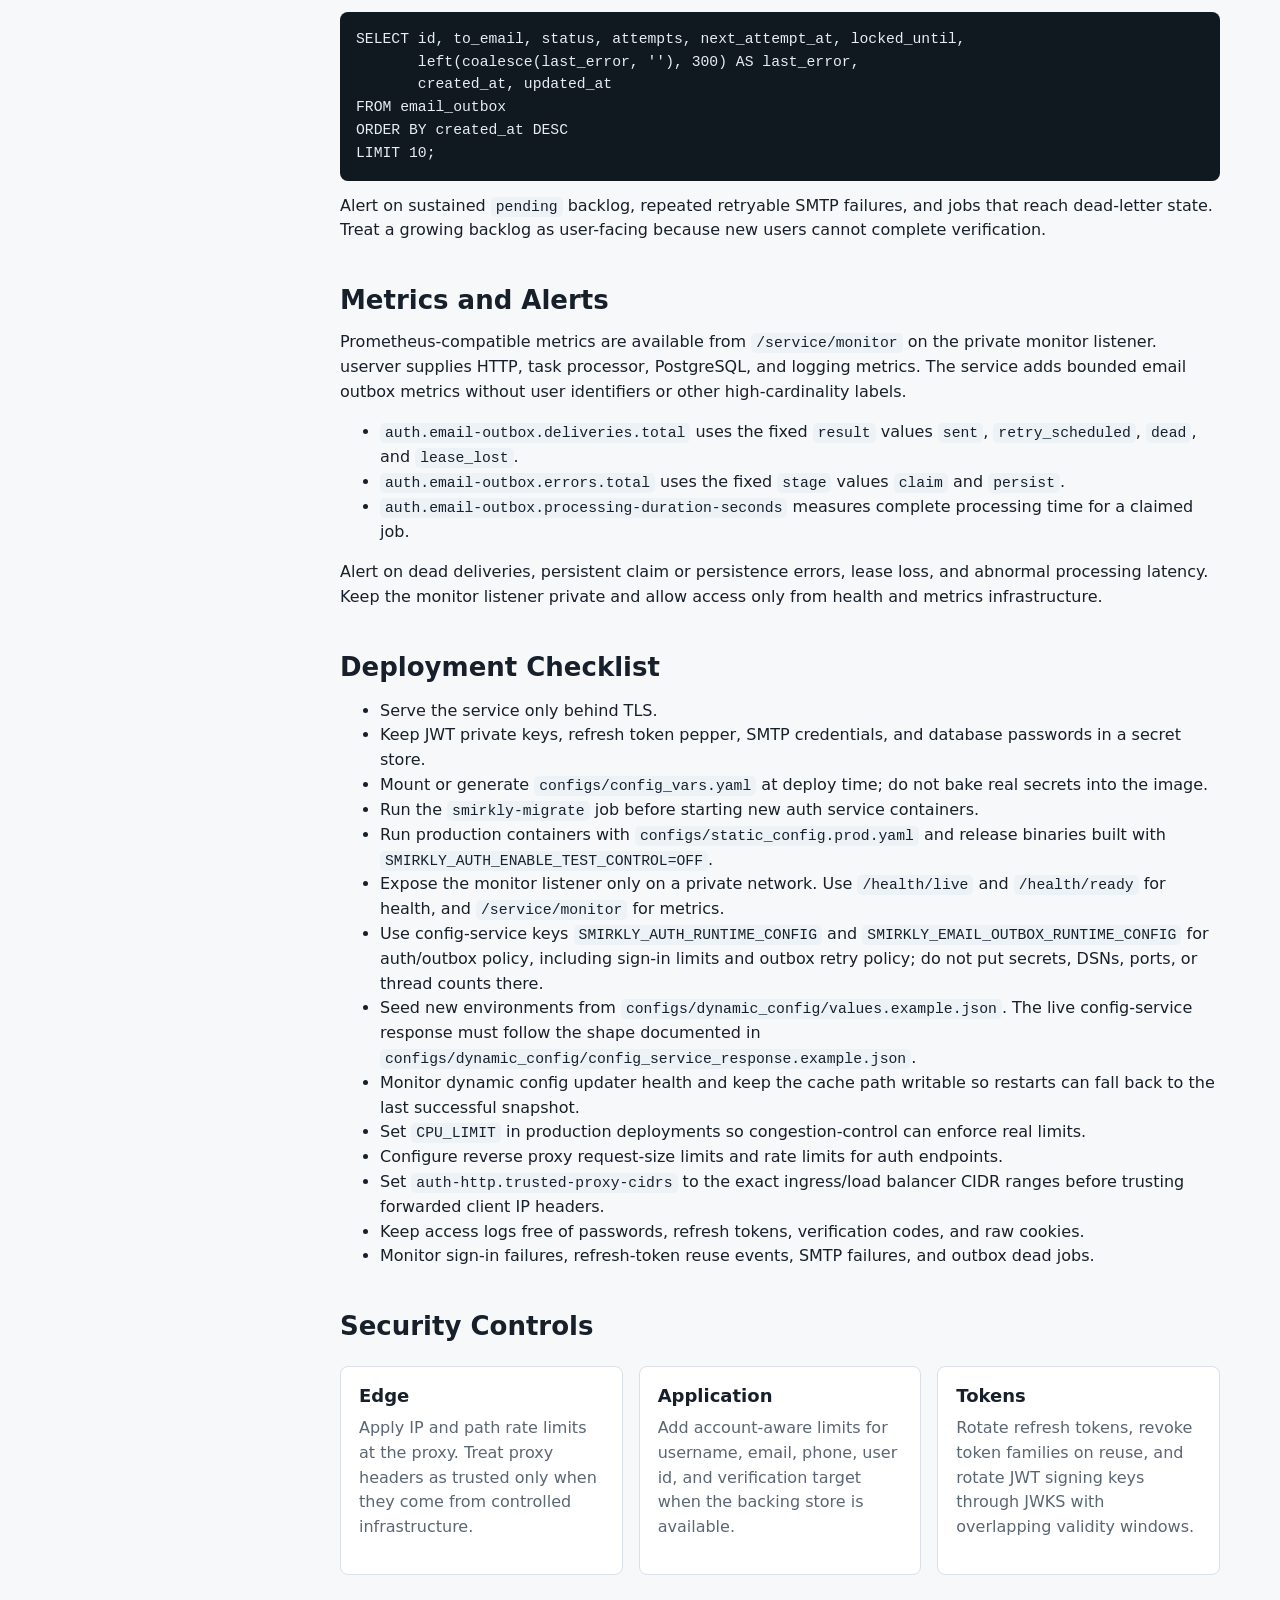
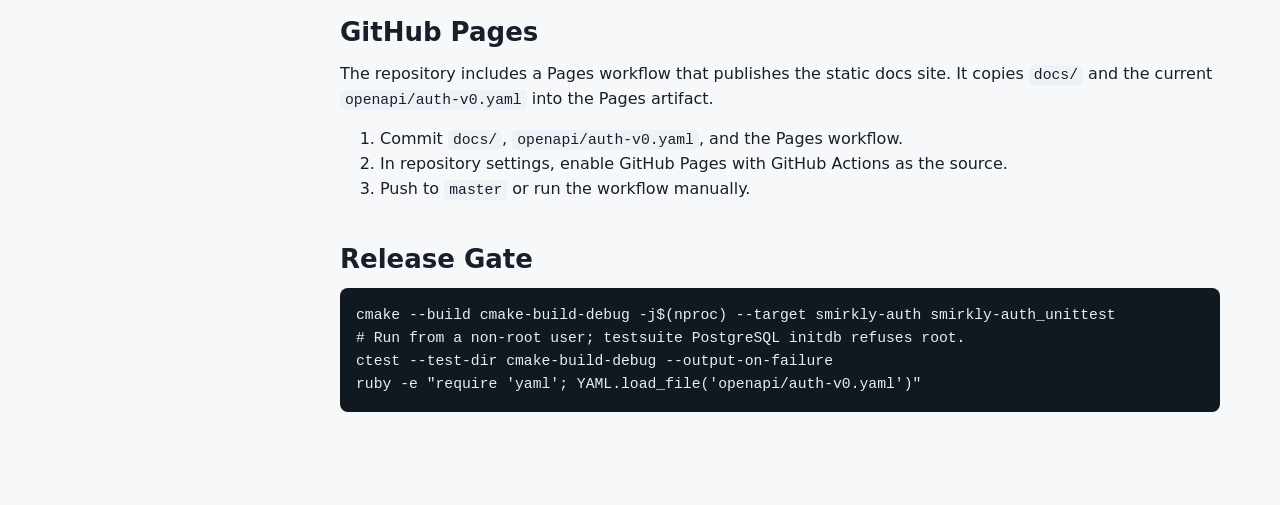
<file: docs/operations.html>
<!doctype html>
<html lang="en">
  <head>
    <meta charset="utf-8">
    <meta name="viewport" content="width=device-width, initial-scale=1">
    <title>Operations | Smirkly Auth</title>
    <meta name="description" content="Operational guidance for deploying and running smirkly-auth.">
    <link rel="stylesheet" href="assets/site.css">
  </head>
  <body>
    <div class="shell">
      <aside class="sidebar">
        <a class="brand" href="index.html">
          <span class="brand__name">smirkly-auth</span>
          <span class="brand__meta">Authentication service</span>
        </a>
        <nav class="nav" aria-label="Documentation">
          <a href="index.html">Overview</a>
          <a href="getting-started.html">Getting Started</a>
          <a href="configuration.html">Configuration</a>
          <a href="deployment.html">Deployment</a>
          <a href="security.html">Security</a>
          <a href="runbooks.html">Runbooks</a>
          <a href="api.html">API Reference</a>
          <a href="architecture.html">Architecture</a>
          <a href="operations.html" aria-current="page">Operations</a>
        </nav>
      </aside>

      <main class="main">
        <div class="content">
          <p class="eyebrow">Runbook</p>
          <h1>Operations</h1>
          <p class="lead">
            Use this page as the deployment and production-readiness checklist for the service.
          </p>

          <h2>Configuration</h2>
          <div class="table-wrap">
            <table>
              <thead>
                <tr>
                  <th>Setting</th>
                  <th>Purpose</th>
                </tr>
              </thead>
              <tbody>
                <tr>
                  <td><code>AUTH_JWT_AUDIENCE</code></td>
                  <td>Audience claim expected by downstream services.</td>
                </tr>
                <tr>
                  <td><code>AUTH_JWT_KEY_ID</code></td>
                  <td>JWT key identifier exposed as <code>kid</code> in tokens and JWKS.</td>
                </tr>
                <tr>
                  <td><code>AUTH_JWT_PRIVATE_KEY_PATH</code></td>
                  <td>Path to the RSA private key used for signing tokens.</td>
                </tr>
                <tr>
                  <td><code>AUTH_JWT_PUBLIC_KEY_PATH</code></td>
                  <td>Path to the RSA public key exposed through JWKS.</td>
                </tr>
                <tr>
                  <td><code>AUTH_REFRESH_TOKEN_PEPPER</code></td>
                  <td>Secret pepper for HMAC-SHA256 refresh token hashes. Changing it invalidates existing refresh sessions unless rotated deliberately.</td>
                </tr>
                <tr>
                  <td><code>AUTH_VERIFICATION_CODE_PEPPER</code></td>
                  <td>Dedicated HMAC-SHA256 pepper for email verification codes. Changing it invalidates active verification codes without affecting passwords or sessions.</td>
                </tr>
                <tr>
                  <td><code>worker-email-outbox-threads</code></td>
                  <td>Dedicated task processor size for SMTP delivery work.</td>
                </tr>
                <tr>
                  <td><code>AUTH_SMTP_HOST</code></td>
                  <td>SMTP relay hostname, for example <code>smtp.gmail.com</code> for local Gmail testing.</td>
                </tr>
                <tr>
                  <td><code>AUTH_SMTP_PORT</code></td>
                  <td>SMTP relay port. Use <code>465</code> with implicit TLS or <code>587</code> with STARTTLS.</td>
                </tr>
                <tr>
                  <td><code>AUTH_SMTP_TLS_MODE</code></td>
                  <td><code>tls</code>, <code>starttls</code>, or <code>none</code>. Do not use <code>none</code> outside isolated local testing.</td>
                </tr>
                <tr>
                  <td><code>AUTH_SMTP_USERNAME</code></td>
                  <td>SMTP authentication user. For Gmail this is normally the mailbox address.</td>
                </tr>
                <tr>
                  <td><code>AUTH_SMTP_APP_PASSWORD</code></td>
                  <td>SMTP secret or app password. Store it only in the secret store and rotate it after exposure.</td>
                </tr>
                <tr>
                  <td><code>AUTH_SMTP_FROM_EMAIL</code></td>
                  <td>Envelope/from address authorized by the SMTP provider and domain policy.</td>
                </tr>
                <tr>
                  <td><code>AUTH_SMTP_FROM_NAME</code></td>
                  <td>Human-readable sender name shown by mail clients.</td>
                </tr>
              </tbody>
            </table>
          </div>

          <h2>SMTP and Email Verification</h2>
          <p>
            Production should use a controlled SMTP relay or transactional email provider rather than a personal
            mailbox. Gmail app passwords are acceptable for local testing, but rotate them immediately if they are
            pasted into chat, committed, logged, or included in screenshots.
          </p>
          <ul>
            <li>Use <code>AUTH_SMTP_PORT: 465</code> with <code>AUTH_SMTP_TLS_MODE: tls</code> for implicit TLS providers.</li>
            <li>Use <code>AUTH_SMTP_PORT: 587</code> with <code>AUTH_SMTP_TLS_MODE: starttls</code> only when the provider greets in plain SMTP and upgrades with STARTTLS.</li>
            <li>Keep <code>AUTH_SMTP_FROM_EMAIL</code> aligned with provider authorization, SPF, DKIM, and DMARC policy.</li>
            <li>Do not log verification codes, raw outbox payloads, SMTP passwords, refresh cookies, refresh token pepper, or JWT private keys.</li>
            <li>After SMTP config changes, restart the service process or container. Rebuild only when code changed.</li>
          </ul>
          <p>Request a fresh verification code with the resend endpoint:</p>
          <pre><code>curl -i -X POST https://auth.example.com/auth/v0/verify-email/resend \
  -H 'Content-Type: application/json' \
  -d '{"email":"user@example.com"}'</code></pre>
          <p>Inspect outbox health in a local or restricted admin session:</p>
          <pre><code>SELECT id, to_email, status, attempts, next_attempt_at, locked_until,
       left(coalesce(last_error, ''), 300) AS last_error,
       created_at, updated_at
FROM email_outbox
ORDER BY created_at DESC
LIMIT 10;</code></pre>
          <p>
            Alert on sustained <code>pending</code> backlog, repeated retryable SMTP failures, and jobs that reach
            dead-letter state. Treat a growing backlog as user-facing because new users cannot complete verification.
          </p>

          <h2>Metrics and Alerts</h2>
          <p>
            Prometheus-compatible metrics are available from <code>/service/monitor</code> on the private monitor
            listener. userver supplies HTTP, task processor, PostgreSQL, and logging metrics. The service
            adds bounded email outbox metrics without user identifiers or other high-cardinality labels.
          </p>
          <ul>
            <li><code>auth.email-outbox.deliveries.total</code> uses the fixed <code>result</code> values <code>sent</code>, <code>retry_scheduled</code>, <code>dead</code>, and <code>lease_lost</code>.</li>
            <li><code>auth.email-outbox.errors.total</code> uses the fixed <code>stage</code> values <code>claim</code> and <code>persist</code>.</li>
            <li><code>auth.email-outbox.processing-duration-seconds</code> measures complete processing time for a claimed job.</li>
          </ul>
          <p>
            Alert on dead deliveries, persistent claim or persistence errors, lease loss, and abnormal processing
            latency. Keep the monitor listener private and allow access only from health and metrics infrastructure.
          </p>

          <h2>Deployment Checklist</h2>
          <ul>
            <li>Serve the service only behind TLS.</li>
            <li>Keep JWT private keys, refresh token pepper, SMTP credentials, and database passwords in a secret store.</li>
            <li>Mount or generate <code>configs/config_vars.yaml</code> at deploy time; do not bake real secrets into the image.</li>
            <li>Run the <code>smirkly-migrate</code> job before starting new auth service containers.</li>
            <li>Run production containers with <code>configs/static_config.prod.yaml</code> and release binaries built with <code>SMIRKLY_AUTH_ENABLE_TEST_CONTROL=OFF</code>.</li>
            <li>Expose the monitor listener only on a private network. Use <code>/health/live</code> and <code>/health/ready</code> for health, and <code>/service/monitor</code> for metrics.</li>
            <li>Use config-service keys <code>SMIRKLY_AUTH_RUNTIME_CONFIG</code> and <code>SMIRKLY_EMAIL_OUTBOX_RUNTIME_CONFIG</code> for auth/outbox policy, including sign-in limits and outbox retry policy; do not put secrets, DSNs, ports, or thread counts there.</li>
            <li>Seed new environments from <code>configs/dynamic_config/values.example.json</code>. The live config-service response must follow the shape documented in <code>configs/dynamic_config/config_service_response.example.json</code>.</li>
            <li>Monitor dynamic config updater health and keep the cache path writable so restarts can fall back to the last successful snapshot.</li>
            <li>Set <code>CPU_LIMIT</code> in production deployments so congestion-control can enforce real limits.</li>
            <li>Configure reverse proxy request-size limits and rate limits for auth endpoints.</li>
            <li>Set <code>auth-http.trusted-proxy-cidrs</code> to the exact ingress/load balancer CIDR ranges before trusting forwarded client IP headers.</li>
            <li>Keep access logs free of passwords, refresh tokens, verification codes, and raw cookies.</li>
            <li>Monitor sign-in failures, refresh-token reuse events, SMTP failures, and outbox dead jobs.</li>
          </ul>

          <h2>Security Controls</h2>
          <div class="grid">
            <article class="card">
              <h3>Edge</h3>
              <p class="muted">
                Apply IP and path rate limits at the proxy. Treat proxy headers as trusted only when
                they come from controlled infrastructure.
              </p>
            </article>
            <article class="card">
              <h3>Application</h3>
              <p class="muted">
                Add account-aware limits for username, email, phone, user id, and verification target
                when the backing store is available.
              </p>
            </article>
            <article class="card">
              <h3>Tokens</h3>
              <p class="muted">
                Rotate refresh tokens, revoke token families on reuse, and rotate JWT signing keys
                through JWKS with overlapping validity windows.
              </p>
            </article>
          </div>

          <h2>GitHub Pages</h2>
          <p>
            The repository includes a Pages workflow that publishes the static docs site. It copies
            <code>docs/</code> and the current <code>openapi/auth-v0.yaml</code> into the Pages
            artifact.
          </p>
          <ol>
            <li>Commit <code>docs/</code>, <code>openapi/auth-v0.yaml</code>, and the Pages workflow.</li>
            <li>In repository settings, enable GitHub Pages with GitHub Actions as the source.</li>
            <li>Push to <code>master</code> or run the workflow manually.</li>
          </ol>

          <h2>Release Gate</h2>
          <pre><code>cmake --build cmake-build-debug -j$(nproc) --target smirkly-auth smirkly-auth_unittest
# Run from a non-root user; testsuite PostgreSQL initdb refuses root.
ctest --test-dir cmake-build-debug --output-on-failure
ruby -e "require 'yaml'; YAML.load_file('openapi/auth-v0.yaml')"</code></pre>
        </div>
      </main>
    </div>
  </body>
</html>
</file>
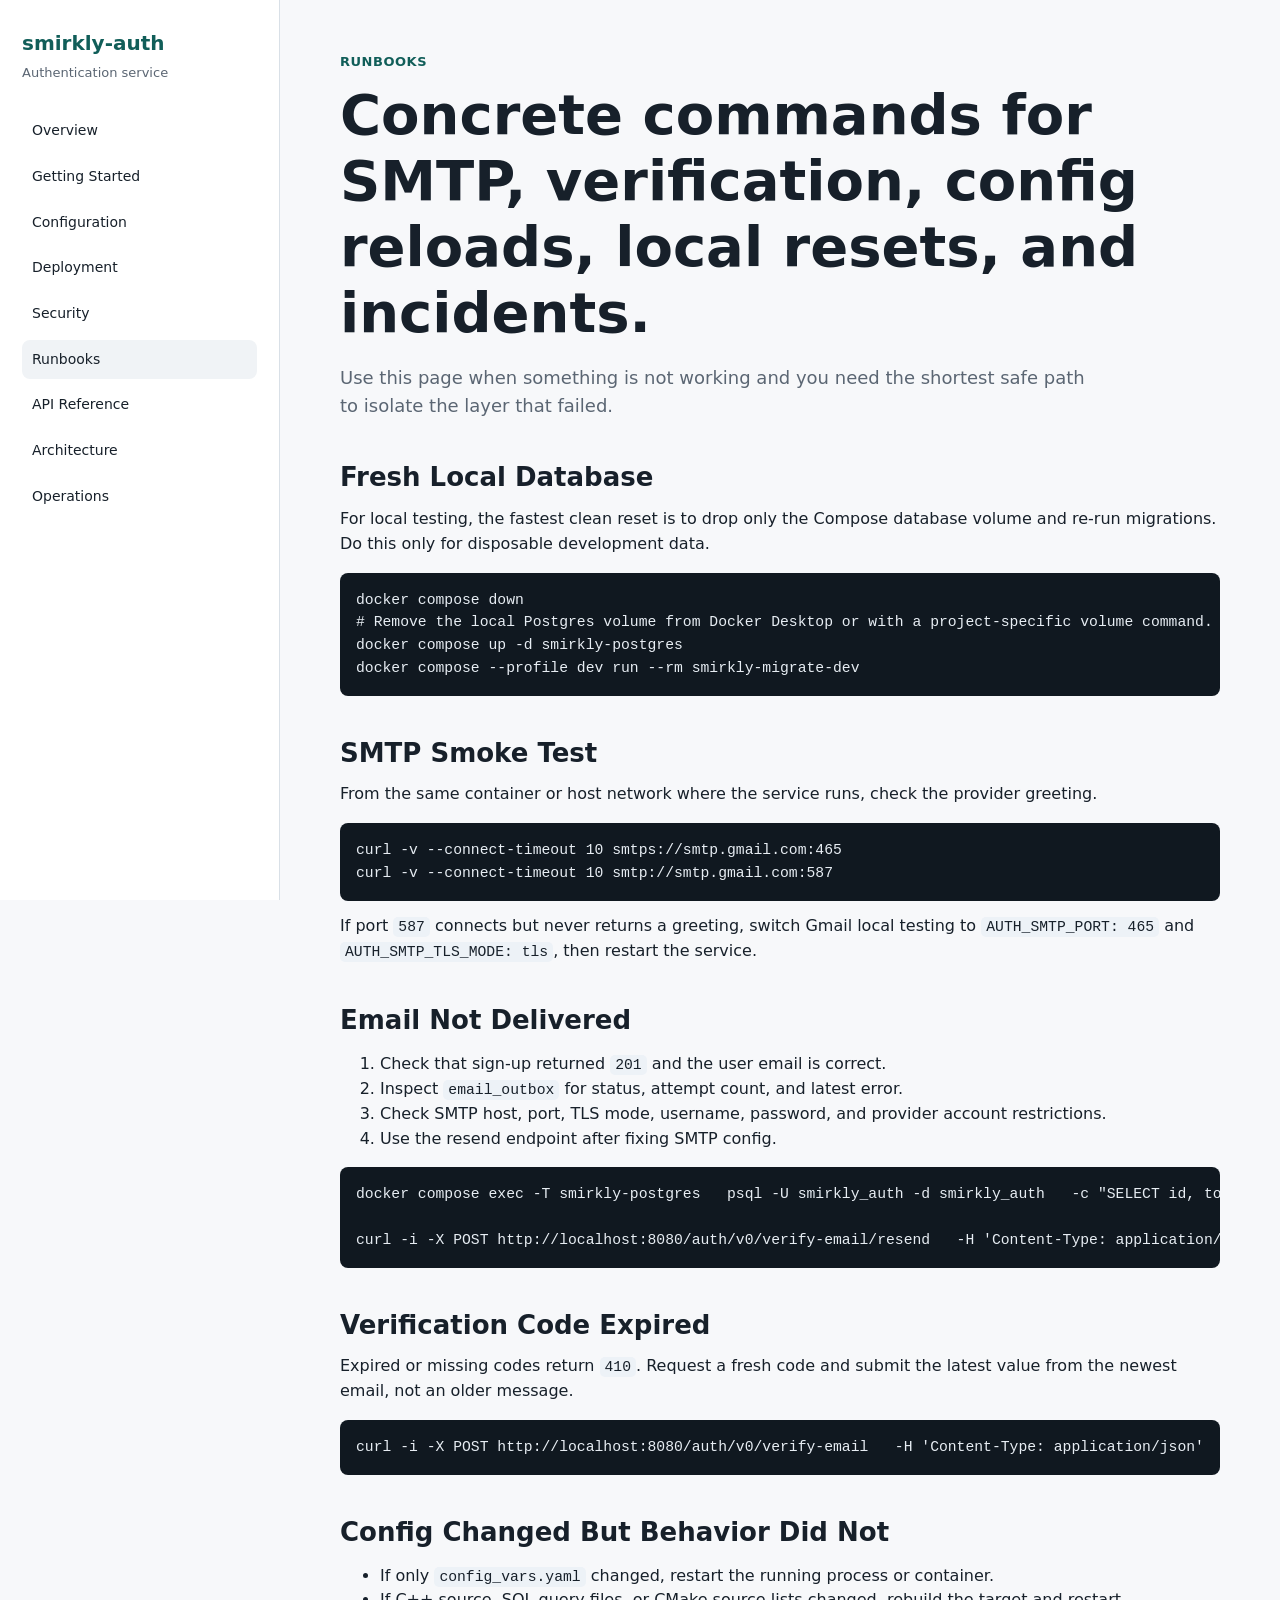
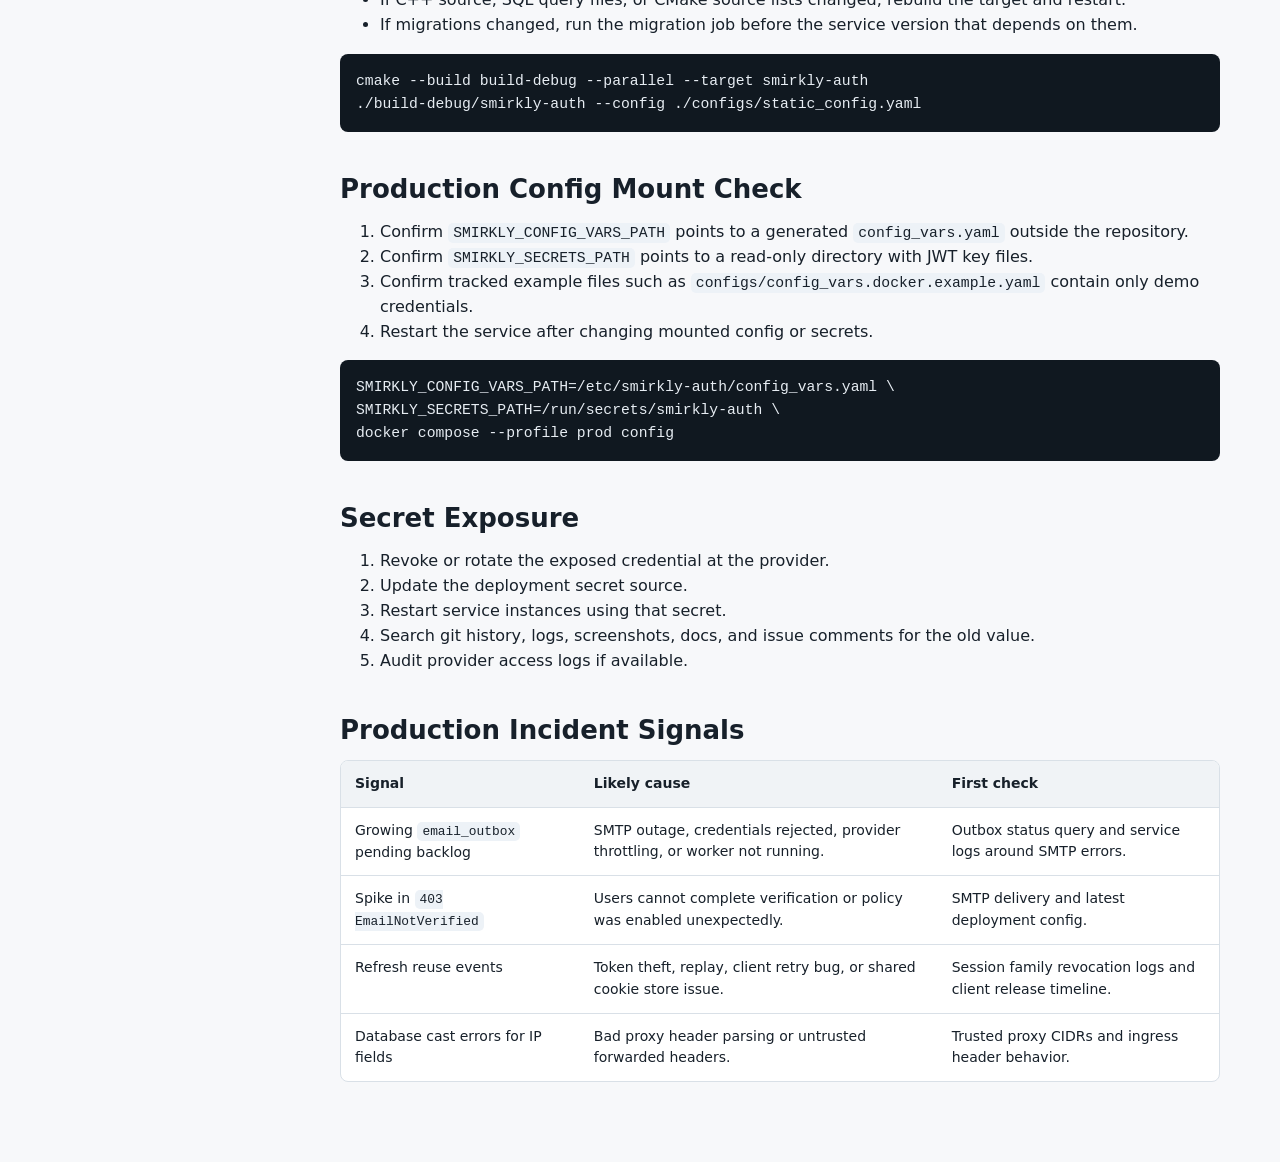
<file: docs/runbooks.html>
<!doctype html>
<html lang="en">
  <head>
    <meta charset="utf-8">
    <meta name="viewport" content="width=device-width, initial-scale=1">
    <title>Runbooks | Smirkly Auth</title>
    <meta name="description" content="Operational runbooks for common smirkly-auth development and production issues.">
    <link rel="stylesheet" href="assets/site.css">
  </head>
  <body>
    <div class="shell">
      <aside class="sidebar">
        <a class="brand" href="index.html">
          <span class="brand__name">smirkly-auth</span>
          <span class="brand__meta">Authentication service</span>
        </a>
        <nav class="nav" aria-label="Documentation">
          <a href="index.html">Overview</a>
          <a href="getting-started.html">Getting Started</a>
          <a href="configuration.html">Configuration</a>
          <a href="deployment.html">Deployment</a>
          <a href="security.html">Security</a>
          <a href="runbooks.html" aria-current="page">Runbooks</a>
          <a href="api.html">API Reference</a>
          <a href="architecture.html">Architecture</a>
          <a href="operations.html">Operations</a>
        </nav>
      </aside>

      <main class="main">
        <div class="content">
          <p class="eyebrow">Runbooks</p>
          <h1>Concrete commands for SMTP, verification, config reloads, local resets, and incidents.</h1>
          <p class="lead">
            Use this page when something is not working and you need the shortest safe path to isolate the layer that failed.
          </p>

          <h2>Fresh Local Database</h2>
          <p>
            For local testing, the fastest clean reset is to drop only the Compose database volume and re-run migrations.
            Do this only for disposable development data.
          </p>
          <pre><code>docker compose down
# Remove the local Postgres volume from Docker Desktop or with a project-specific volume command.
docker compose up -d smirkly-postgres
docker compose --profile dev run --rm smirkly-migrate-dev</code></pre>

          <h2>SMTP Smoke Test</h2>
          <p>From the same container or host network where the service runs, check the provider greeting.</p>
          <pre><code>curl -v --connect-timeout 10 smtps://smtp.gmail.com:465
curl -v --connect-timeout 10 smtp://smtp.gmail.com:587</code></pre>
          <p>
            If port <code>587</code> connects but never returns a greeting, switch Gmail local testing to
            <code>AUTH_SMTP_PORT: 465</code> and <code>AUTH_SMTP_TLS_MODE: tls</code>, then restart the service.
          </p>

          <h2>Email Not Delivered</h2>
          <ol>
            <li>Check that sign-up returned <code>201</code> and the user email is correct.</li>
            <li>Inspect <code>email_outbox</code> for status, attempt count, and latest error.</li>
            <li>Check SMTP host, port, TLS mode, username, password, and provider account restrictions.</li>
            <li>Use the resend endpoint after fixing SMTP config.</li>
          </ol>
          <pre><code>docker compose exec -T smirkly-postgres   psql -U smirkly_auth -d smirkly_auth   -c "SELECT id, to_email, status, attempts, next_attempt_at, locked_until, left(coalesce(last_error, ''), 300) AS last_error, created_at, updated_at FROM email_outbox ORDER BY created_at DESC LIMIT 10;"

curl -i -X POST http://localhost:8080/auth/v0/verify-email/resend   -H 'Content-Type: application/json'   -d '{"email":"user@example.com"}'</code></pre>

          <h2>Verification Code Expired</h2>
          <p>
            Expired or missing codes return <code>410</code>. Request a fresh code and submit the latest value from the
            newest email, not an older message.
          </p>
          <pre><code>curl -i -X POST http://localhost:8080/auth/v0/verify-email   -H 'Content-Type: application/json'   -d '{"email":"user@example.com","code":"123456"}'</code></pre>

          <h2>Config Changed But Behavior Did Not</h2>
          <ul>
            <li>If only <code>config_vars.yaml</code> changed, restart the running process or container.</li>
            <li>If C++ source, SQL query files, or CMake source lists changed, rebuild the target and restart.</li>
            <li>If migrations changed, run the migration job before the service version that depends on them.</li>
          </ul>
          <pre><code>cmake --build build-debug --parallel --target smirkly-auth
./build-debug/smirkly-auth --config ./configs/static_config.yaml</code></pre>

          <h2>Production Config Mount Check</h2>
          <ol>
            <li>Confirm <code>SMIRKLY_CONFIG_VARS_PATH</code> points to a generated <code>config_vars.yaml</code> outside the repository.</li>
            <li>Confirm <code>SMIRKLY_SECRETS_PATH</code> points to a read-only directory with JWT key files.</li>
            <li>Confirm tracked example files such as <code>configs/config_vars.docker.example.yaml</code> contain only demo credentials.</li>
            <li>Restart the service after changing mounted config or secrets.</li>
          </ol>
          <pre><code>SMIRKLY_CONFIG_VARS_PATH=/etc/smirkly-auth/config_vars.yaml \
SMIRKLY_SECRETS_PATH=/run/secrets/smirkly-auth \
docker compose --profile prod config</code></pre>

          <h2>Secret Exposure</h2>
          <ol>
            <li>Revoke or rotate the exposed credential at the provider.</li>
            <li>Update the deployment secret source.</li>
            <li>Restart service instances using that secret.</li>
            <li>Search git history, logs, screenshots, docs, and issue comments for the old value.</li>
            <li>Audit provider access logs if available.</li>
          </ol>

          <h2>Production Incident Signals</h2>
          <div class="table-wrap">
            <table>
              <thead>
                <tr>
                  <th>Signal</th>
                  <th>Likely cause</th>
                  <th>First check</th>
                </tr>
              </thead>
              <tbody>
                <tr>
                  <td>Growing <code>email_outbox</code> pending backlog</td>
                  <td>SMTP outage, credentials rejected, provider throttling, or worker not running.</td>
                  <td>Outbox status query and service logs around SMTP errors.</td>
                </tr>
                <tr>
                  <td>Spike in <code>403 EmailNotVerified</code></td>
                  <td>Users cannot complete verification or policy was enabled unexpectedly.</td>
                  <td>SMTP delivery and latest deployment config.</td>
                </tr>
                <tr>
                  <td>Refresh reuse events</td>
                  <td>Token theft, replay, client retry bug, or shared cookie store issue.</td>
                  <td>Session family revocation logs and client release timeline.</td>
                </tr>
                <tr>
                  <td>Database cast errors for IP fields</td>
                  <td>Bad proxy header parsing or untrusted forwarded headers.</td>
                  <td>Trusted proxy CIDRs and ingress header behavior.</td>
                </tr>
              </tbody>
            </table>
          </div>

        </div>
      </main>
    </div>
  </body>
</html>
</file>
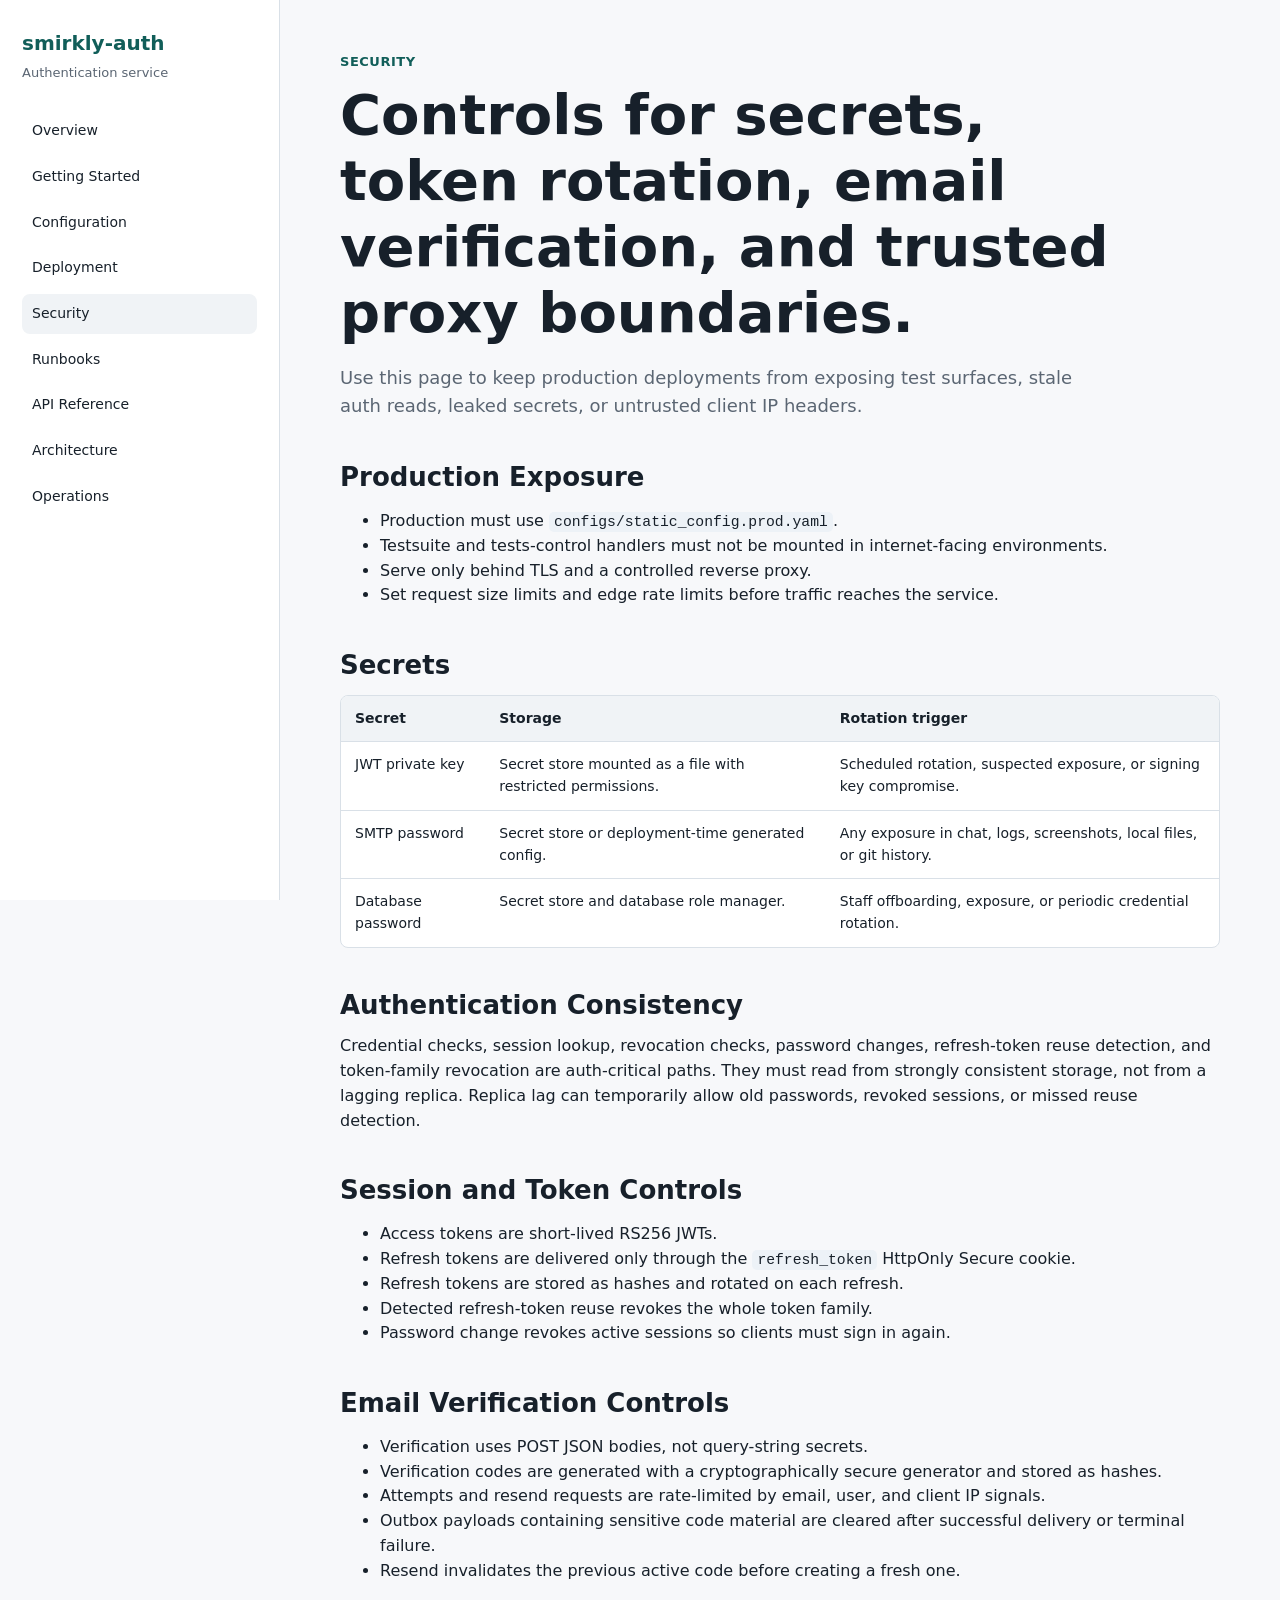
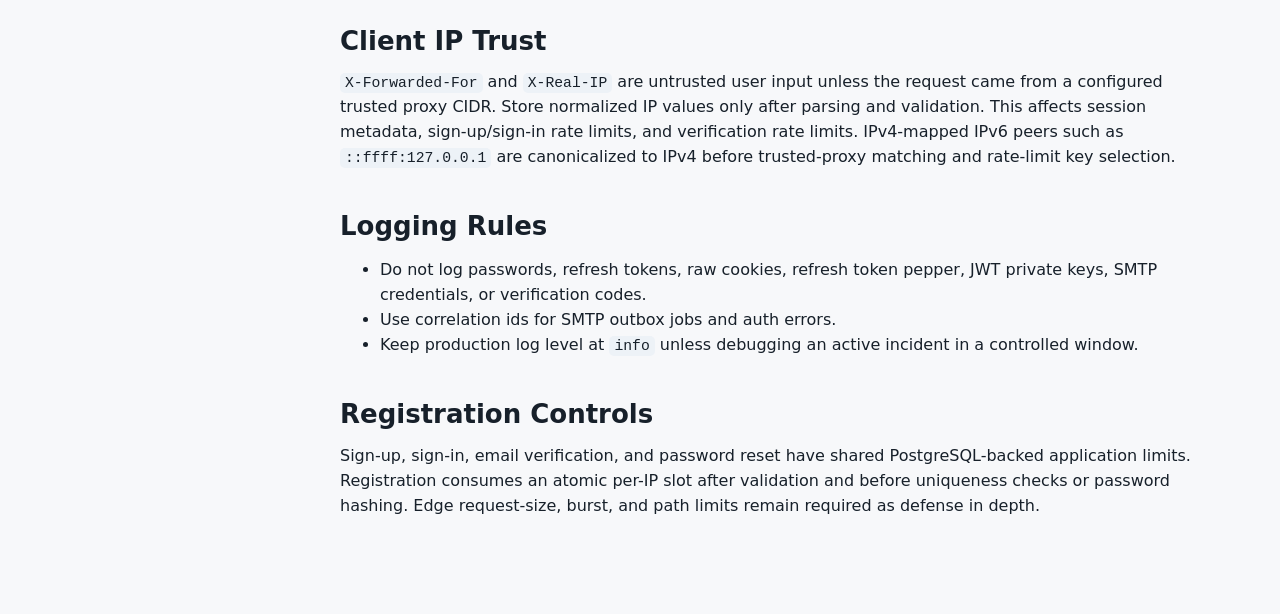
<file: docs/security.html>
<!doctype html>
<html lang="en">
  <head>
    <meta charset="utf-8">
    <meta name="viewport" content="width=device-width, initial-scale=1">
    <title>Security | Smirkly Auth</title>
    <meta name="description" content="Security model and production controls for smirkly-auth.">
    <link rel="stylesheet" href="assets/site.css">
  </head>
  <body>
    <div class="shell">
      <aside class="sidebar">
        <a class="brand" href="index.html">
          <span class="brand__name">smirkly-auth</span>
          <span class="brand__meta">Authentication service</span>
        </a>
        <nav class="nav" aria-label="Documentation">
          <a href="index.html">Overview</a>
          <a href="getting-started.html">Getting Started</a>
          <a href="configuration.html">Configuration</a>
          <a href="deployment.html">Deployment</a>
          <a href="security.html" aria-current="page">Security</a>
          <a href="runbooks.html">Runbooks</a>
          <a href="api.html">API Reference</a>
          <a href="architecture.html">Architecture</a>
          <a href="operations.html">Operations</a>
        </nav>
      </aside>

      <main class="main">
        <div class="content">
          <p class="eyebrow">Security</p>
          <h1>Controls for secrets, token rotation, email verification, and trusted proxy boundaries.</h1>
          <p class="lead">
            Use this page to keep production deployments from exposing test surfaces, stale auth reads, leaked secrets, or untrusted client IP headers.
          </p>

          <h2>Production Exposure</h2>
          <ul>
            <li>Production must use <code>configs/static_config.prod.yaml</code>.</li>
            <li>Testsuite and tests-control handlers must not be mounted in internet-facing environments.</li>
            <li>Serve only behind TLS and a controlled reverse proxy.</li>
            <li>Set request size limits and edge rate limits before traffic reaches the service.</li>
          </ul>

          <h2>Secrets</h2>
          <div class="table-wrap">
            <table>
              <thead>
                <tr>
                  <th>Secret</th>
                  <th>Storage</th>
                  <th>Rotation trigger</th>
                </tr>
              </thead>
              <tbody>
                <tr>
                  <td>JWT private key</td>
                  <td>Secret store mounted as a file with restricted permissions.</td>
                  <td>Scheduled rotation, suspected exposure, or signing key compromise.</td>
                </tr>
                <tr>
                  <td>SMTP password</td>
                  <td>Secret store or deployment-time generated config.</td>
                  <td>Any exposure in chat, logs, screenshots, local files, or git history.</td>
                </tr>
                <tr>
                  <td>Database password</td>
                  <td>Secret store and database role manager.</td>
                  <td>Staff offboarding, exposure, or periodic credential rotation.</td>
                </tr>
              </tbody>
            </table>
          </div>

          <h2>Authentication Consistency</h2>
          <p>
            Credential checks, session lookup, revocation checks, password changes, refresh-token reuse detection, and
            token-family revocation are auth-critical paths. They must read from strongly consistent storage, not from a
            lagging replica. Replica lag can temporarily allow old passwords, revoked sessions, or missed reuse detection.
          </p>

          <h2>Session and Token Controls</h2>
          <ul>
            <li>Access tokens are short-lived RS256 JWTs.</li>
            <li>Refresh tokens are delivered only through the <code>refresh_token</code> HttpOnly Secure cookie.</li>
            <li>Refresh tokens are stored as hashes and rotated on each refresh.</li>
            <li>Detected refresh-token reuse revokes the whole token family.</li>
            <li>Password change revokes active sessions so clients must sign in again.</li>
          </ul>

          <h2>Email Verification Controls</h2>
          <ul>
            <li>Verification uses POST JSON bodies, not query-string secrets.</li>
            <li>Verification codes are generated with a cryptographically secure generator and stored as hashes.</li>
            <li>Attempts and resend requests are rate-limited by email, user, and client IP signals.</li>
            <li>Outbox payloads containing sensitive code material are cleared after successful delivery or terminal failure.</li>
            <li>Resend invalidates the previous active code before creating a fresh one.</li>
          </ul>

          <h2>Client IP Trust</h2>
          <p>
            <code>X-Forwarded-For</code> and <code>X-Real-IP</code> are untrusted user input unless the request came from a
            configured trusted proxy CIDR. Store normalized IP values only after parsing and validation. This affects
            session metadata, sign-up/sign-in rate limits, and verification rate limits.
            IPv4-mapped IPv6 peers such as <code>::ffff:127.0.0.1</code> are canonicalized to IPv4 before trusted-proxy
            matching and rate-limit key selection.
          </p>

          <h2>Logging Rules</h2>
          <ul>
            <li>Do not log passwords, refresh tokens, raw cookies, refresh token pepper, JWT private keys, SMTP credentials, or verification codes.</li>
            <li>Use correlation ids for SMTP outbox jobs and auth errors.</li>
            <li>Keep production log level at <code>info</code> unless debugging an active incident in a controlled window.</li>
          </ul>

          <h2>Registration Controls</h2>
          <p>
            Sign-up, sign-in, email verification, and password reset have shared PostgreSQL-backed application limits.
            Registration consumes an atomic per-IP slot after validation and before uniqueness checks or password hashing.
            Edge request-size, burst, and path limits remain required as defense in depth.
          </p>

        </div>
      </main>
    </div>
  </body>
</html>
</file>
<file: docs/assets/site.css>
:root {
  color-scheme: light;
  --bg: #f7f8fa;
  --surface: #ffffff;
  --surface-strong: #f0f3f6;
  --text: #17202a;
  --muted: #5b6673;
  --line: #d9e0e7;
  --accent: #0f766e;
  --accent-strong: #115e59;
  --code: #101820;
  --code-text: #e7edf3;
  --warning: #9a5b00;
  --warning-bg: #fff7e8;
  --shadow: 0 10px 30px rgba(23, 32, 42, 0.08);
}

* {
  box-sizing: border-box;
}

body {
  margin: 0;
  background: var(--bg);
  color: var(--text);
  font-family:
    Inter, ui-sans-serif, system-ui, -apple-system, BlinkMacSystemFont, "Segoe UI",
    sans-serif;
  line-height: 1.55;
}

a {
  color: var(--accent-strong);
  text-decoration: none;
}

a:hover {
  text-decoration: underline;
}

.shell {
  display: grid;
  grid-template-columns: 280px minmax(0, 1fr);
  min-height: 100vh;
}

.sidebar {
  position: sticky;
  top: 0;
  height: 100vh;
  border-right: 1px solid var(--line);
  background: var(--surface);
  padding: 28px 22px;
  overflow-y: auto;
}

.brand {
  display: block;
  margin-bottom: 28px;
}

.brand__name {
  display: block;
  font-size: 20px;
  font-weight: 750;
  letter-spacing: 0;
}

.brand__meta {
  display: block;
  margin-top: 4px;
  color: var(--muted);
  font-size: 13px;
}

.nav {
  display: grid;
  gap: 6px;
}

.nav a {
  display: block;
  border-radius: 8px;
  color: var(--text);
  padding: 9px 10px;
  font-size: 14px;
}

.nav a[aria-current="page"],
.nav a:hover {
  background: var(--surface-strong);
  text-decoration: none;
}

.main {
  min-width: 0;
}

.content {
  width: min(1080px, calc(100vw - 320px));
  margin: 0 auto;
  padding: 52px 40px 80px;
}

.hero {
  border-bottom: 1px solid var(--line);
  background: var(--surface);
}

.hero .content {
  padding-bottom: 48px;
}

.eyebrow {
  margin: 0 0 10px;
  color: var(--accent-strong);
  font-size: 13px;
  font-weight: 700;
  letter-spacing: 0.04em;
  text-transform: uppercase;
}

h1,
h2,
h3 {
  letter-spacing: 0;
  line-height: 1.18;
}

h1 {
  margin: 0;
  max-width: 820px;
  font-size: clamp(34px, 6vw, 56px);
}

h2 {
  margin: 42px 0 14px;
  font-size: 26px;
}

h3 {
  margin: 26px 0 10px;
  font-size: 18px;
}

p {
  margin: 0 0 16px;
}

.lead {
  max-width: 760px;
  margin-top: 18px;
  color: var(--muted);
  font-size: 18px;
}

.actions {
  display: flex;
  flex-wrap: wrap;
  gap: 12px;
  margin-top: 28px;
}

.button {
  display: inline-flex;
  align-items: center;
  min-height: 42px;
  border: 1px solid var(--line);
  border-radius: 8px;
  background: var(--surface);
  color: var(--text);
  padding: 0 14px;
  font-weight: 650;
}

.button--primary {
  border-color: var(--accent);
  background: var(--accent);
  color: #ffffff;
}

.button:hover {
  text-decoration: none;
  box-shadow: var(--shadow);
}

.grid {
  display: grid;
  grid-template-columns: repeat(3, minmax(0, 1fr));
  gap: 16px;
  margin: 24px 0 8px;
}

.card {
  border: 1px solid var(--line);
  border-radius: 8px;
  background: var(--surface);
  padding: 18px;
}

.card h3 {
  margin-top: 0;
}

.muted {
  color: var(--muted);
}

.callout {
  border: 1px solid #f1d39a;
  border-radius: 8px;
  background: var(--warning-bg);
  color: var(--warning);
  padding: 14px 16px;
}

.table-wrap {
  overflow-x: auto;
  border: 1px solid var(--line);
  border-radius: 8px;
  background: var(--surface);
}

table {
  width: 100%;
  border-collapse: collapse;
  font-size: 14px;
}

th,
td {
  border-bottom: 1px solid var(--line);
  padding: 12px 14px;
  text-align: left;
  vertical-align: top;
}

tr:last-child td {
  border-bottom: 0;
}

th {
  background: var(--surface-strong);
  font-weight: 700;
}

code {
  border-radius: 5px;
  background: #edf2f7;
  padding: 2px 5px;
  font-family: "SFMono-Regular", Consolas, "Liberation Mono", monospace;
  font-size: 0.92em;
}

pre {
  overflow-x: auto;
  border-radius: 8px;
  background: var(--code);
  color: var(--code-text);
  padding: 16px;
}

pre code {
  background: transparent;
  color: inherit;
  padding: 0;
}

.swagger-shell {
  min-height: 100vh;
  background: #ffffff;
}

.swagger-header {
  display: flex;
  align-items: center;
  justify-content: space-between;
  gap: 18px;
  border-bottom: 1px solid var(--line);
  padding: 14px 22px;
}

.swagger-header h1 {
  font-size: 20px;
}

#swagger-ui {
  padding: 0 18px 32px;
}

@media (max-width: 900px) {
  .shell {
    grid-template-columns: 1fr;
  }

  .sidebar {
    position: static;
    height: auto;
    border-right: 0;
    border-bottom: 1px solid var(--line);
  }

  .content {
    width: 100%;
    padding: 34px 22px 56px;
  }

  .grid {
    grid-template-columns: 1fr;
  }
}
</file>
